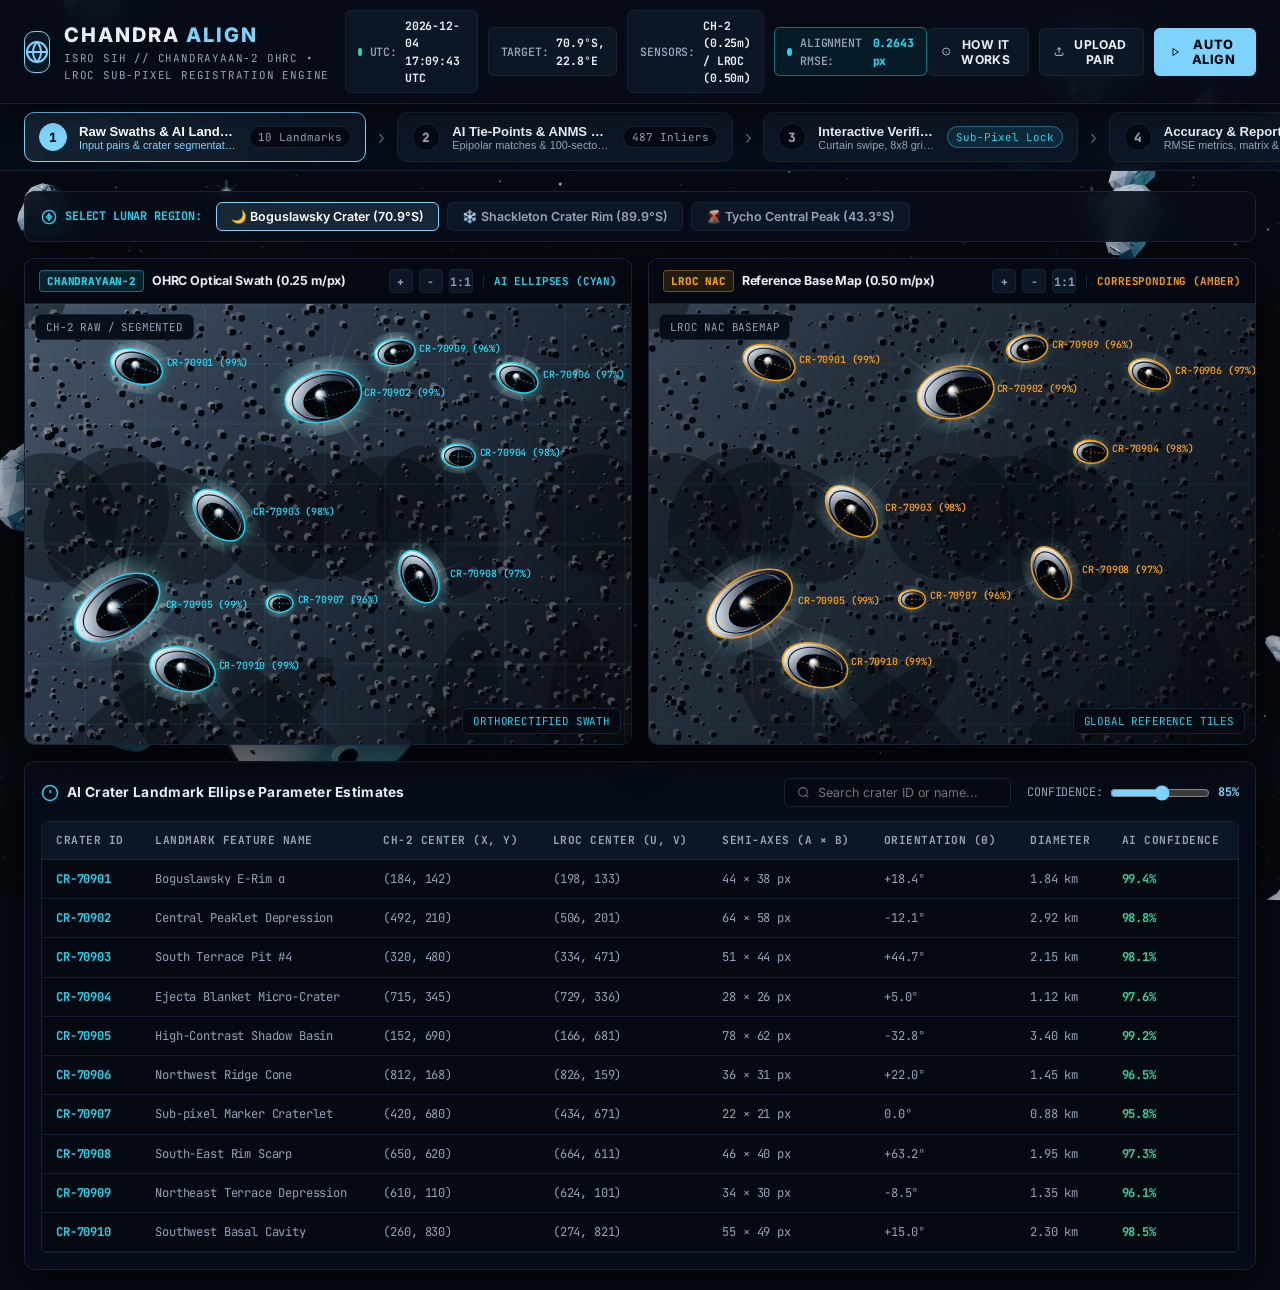
<file: frontend/index.html>
<!DOCTYPE html>
<html lang="en">
<head>
  <meta charset="UTF-8" />
  <meta name="viewport" content="width=device-width, initial-scale=1.0" />
  <title>ChandraAlign // ISRO Sub-Pixel Lunar Registration Mission Control</title>
  <link rel="stylesheet" href="css/style.css" />
  <link rel="preconnect" href="https://fonts.googleapis.com" />
  <link rel="preconnect" href="https://fonts.gstatic.com" crossorigin />
  <link href="https://fonts.googleapis.com/css2?family=Inter:wght@400;500;600;700;800&family=JetBrains+Mono:wght@400;500;600;700;800&display=swap" rel="stylesheet" />
</head>
<body>
  <!-- Space Starfield Background Canvas -->
  <canvas id="space-starfield-bg"></canvas>

  <!-- ======================================================================
       Header Mission Control
       ====================================================================== -->
  <header class="header-mission-control">
    <div class="brand-section">
      <div class="brand-logo-badge">
        <svg viewBox="0 0 24 24" fill="none" stroke="currentColor" stroke-width="2">
          <circle cx="12" cy="12" r="10"></circle>
          <path d="M12 2a15.3 15.3 0 0 1 4 10 15.3 15.3 0 0 1-4 10 15.3 15.3 0 0 1-4-10 15.3 15.3 0 0 1 4-10z"></path>
          <path d="M2 12h20"></path>
        </svg>
      </div>
      <div class="brand-titles">
        <h1>CHANDRA<span>ALIGN</span></h1>
        <div class="brand-tagline">ISRO SIH // CHANDRAYAAN-2 OHRC &bull; LROC SUB-PIXEL REGISTRATION ENGINE</div>
      </div>
    </div>

    <!-- Live Telemetry Status Chips -->
    <div class="mission-badges-cluster">
      <div class="telemetry-chip">
        <div class="pulse-dot"></div>
        <span class="chip-label">UTC:</span>
        <span class="chip-value" id="hdr-utc-clock">2026-09-04 07:00:00 UTC</span>
      </div>

      <div class="telemetry-chip">
        <span class="chip-label">TARGET:</span>
        <span class="chip-value" id="hdr-lunar-coords">70.9°S, 22.8°E</span>
      </div>

      <div class="telemetry-chip">
        <span class="chip-label">SENSORS:</span>
        <span class="chip-value" id="hdr-sensor-info">CH-2 OHRC (0.25m) / LROC (0.50m)</span>
      </div>

      <div class="telemetry-chip highlight-chip">
        <div class="pulse-dot cyan"></div>
        <span class="chip-label">ALIGNMENT RMSE:</span>
        <span class="chip-value" id="hdr-subpixel-rmse">0.2643 px</span>
      </div>
    </div>

    <!-- Header Quick Actions -->
    <div class="header-controls">
      <button class="btn-secondary" id="btn-open-tour" title="Learn how ChandraAlign works in 60 seconds">
        <svg viewBox="0 0 24 24" width="15" height="15" fill="none" stroke="currentColor" stroke-width="2">
          <circle cx="12" cy="12" r="10"></circle>
          <line x1="12" y1="16" x2="12" y2="12"></line>
          <line x1="12" y1="8" x2="12.01" y2="8"></line>
        </svg>
        HOW IT WORKS
      </button>

      <button class="btn-secondary" id="btn-open-upload" title="Test with custom image pair">
        <svg viewBox="0 0 24 24" width="15" height="15" fill="none" stroke="currentColor" stroke-width="2">
          <path d="M21 15v4a2 2 0 0 1-2 2H5a2 2 0 0 1-2-2v-4"></path>
          <polyline points="17 8 12 3 7 8"></polyline>
          <line x1="12" y1="3" x2="12" y2="15"></line>
        </svg>
        UPLOAD PAIR
      </button>

      <button class="btn-primary" id="btn-run-registration">
        <svg viewBox="0 0 24 24" width="16" height="16" fill="none" stroke="currentColor" stroke-width="2.5">
          <polygon points="5 3 19 12 5 21 5 3"></polygon>
        </svg>
        AUTO ALIGN
      </button>
    </div>
  </header>

  <!-- ======================================================================
       Step-by-Step Navigation Ribbon (Clear 4-Stage Workflow)
       ====================================================================== -->
  <nav class="navigation-bar">
    <div class="workflow-stepper">
      <!-- Step 1 -->
      <button class="step-nav-btn active" data-tab="tab-landmarks">
        <div class="step-indicator">1</div>
        <div class="step-info">
          <div class="step-title">Raw Swaths & AI Landmarks</div>
          <div class="step-desc">Input pairs & crater segmentation</div>
        </div>
        <span class="step-badge" id="badge-crater-count">10 Landmarks</span>
      </button>

      <div class="step-arrow">›</div>

      <!-- Step 2 -->
      <button class="step-nav-btn" data-tab="tab-matching">
        <div class="step-indicator">2</div>
        <div class="step-info">
          <div class="step-title">AI Tie-Points & ANMS Grid</div>
          <div class="step-desc">Epipolar matches & 100-sector density</div>
        </div>
        <span class="step-badge">487 Inliers</span>
      </button>

      <div class="step-arrow">›</div>

      <!-- Step 3 -->
      <button class="step-nav-btn" data-tab="tab-verification">
        <div class="step-indicator">3</div>
        <div class="step-info">
          <div class="step-title">Interactive Verification</div>
          <div class="step-desc">Curtain swipe, 8x8 grid & before/after</div>
        </div>
        <span class="step-badge highlight">Sub-Pixel Lock</span>
      </button>

      <div class="step-arrow">›</div>

      <!-- Step 4 -->
      <button class="step-nav-btn" data-tab="tab-telemetry">
        <div class="step-indicator">4</div>
        <div class="step-info">
          <div class="step-title">Accuracy & Report</div>
          <div class="step-desc">RMSE metrics, matrix & export</div>
        </div>
        <span class="step-badge green">0.264 px</span>
      </button>
    </div>
  </nav>

  <!-- ======================================================================
       Main Workspace Panels
       ====================================================================== -->
  <main class="main-container">

    <!-- ====================================================================
         STEP 1: Raw Swaths & AI Landmarks
         ==================================================================== -->
    <section class="tab-pane active" id="pane-tab-landmarks">
      <!-- Preset Region Quick Bar -->
      <div class="region-quickbar">
        <div class="quickbar-label">
          <svg viewBox="0 0 24 24" width="16" height="16" fill="none" stroke="currentColor" stroke-width="2">
            <circle cx="12" cy="12" r="10"></circle>
            <polygon points="12 8 8 12 12 16 12 8"></polygon>
            <polygon points="12 8 16 12 12 16 12 8"></polygon>
          </svg>
          SELECT LUNAR REGION:
        </div>
        <div class="preset-pills-group" id="preset-pills-container">
          <button class="preset-pill active" data-preset="boguslawsky_south_pole">
            🌙 Boguslawsky Crater (70.9°S)
          </button>
          <button class="preset-pill" data-preset="shackleton_rim">
            ❄️ Shackleton Crater Rim (89.9°S)
          </button>
          <button class="preset-pill" data-preset="tycho_crater_rays">
            🌋 Tycho Central Peak (43.3°S)
          </button>
        </div>
      </div>

      <!-- Dual Synced Canvas Viewers -->
      <div class="canvas-viewers-wrapper">
        <!-- CH-2 Optical Canvas -->
        <div class="viewer-box">
          <div class="viewer-toolbar">
            <div class="viewer-label">
              <span class="tag-ch2">CHANDRAYAAN-2</span>
              <span>OHRC Optical Swath (0.25 m/px)</span>
            </div>
            <div class="viewer-controls-cluster">
              <button class="mini-tool-btn" id="btn-zoom-in-ch2" title="Zoom In">+</button>
              <button class="mini-tool-btn" id="btn-zoom-out-ch2" title="Zoom Out">-</button>
              <button class="mini-tool-btn" id="btn-zoom-reset-ch2" title="Reset Zoom">1:1</button>
              <div class="tool-sep"></div>
              <span class="tag-legend-cyan">AI ELLIPSES (CYAN)</span>
            </div>
          </div>
          <div class="canvas-viewport">
            <canvas id="cvs-landmark-ch2"></canvas>
            <div class="canvas-hud-overlay">CH-2 RAW / SEGMENTED</div>
            <div class="canvas-coords-overlay">ORTHORECTIFIED SWATH</div>
          </div>
        </div>

        <!-- LROC Reference Canvas -->
        <div class="viewer-box">
          <div class="viewer-toolbar">
            <div class="viewer-label">
              <span class="tag-lroc">LROC NAC</span>
              <span>Reference Base Map (0.50 m/px)</span>
            </div>
            <div class="viewer-controls-cluster">
              <button class="mini-tool-btn" id="btn-zoom-in-lroc" title="Zoom In">+</button>
              <button class="mini-tool-btn" id="btn-zoom-out-lroc" title="Zoom Out">-</button>
              <button class="mini-tool-btn" id="btn-zoom-reset-lroc" title="Reset Zoom">1:1</button>
              <div class="tool-sep"></div>
              <span class="tag-legend-amber">CORRESPONDING (AMBER)</span>
            </div>
          </div>
          <div class="canvas-viewport">
            <canvas id="cvs-landmark-lroc"></canvas>
            <div class="canvas-hud-overlay">LROC NAC BASEMAP</div>
            <div class="canvas-coords-overlay">GLOBAL REFERENCE TILES</div>
          </div>
        </div>
      </div>

      <!-- Crater Landmark Metadata Table Panel -->
      <div class="hud-panel">
        <div class="hud-header">
          <div class="hud-title">
            <svg viewBox="0 0 24 24" fill="none" stroke="currentColor" stroke-width="2">
              <circle cx="12" cy="12" r="10"></circle>
              <line x1="12" y1="8" x2="12" y2="12"></line>
              <line x1="12" y1="16" x2="12.01" y2="16"></line>
            </svg>
            AI Crater Landmark Ellipse Parameter Estimates
          </div>
          <div class="table-filter-bar">
            <div class="search-input-box">
              <svg viewBox="0 0 24 24" width="13" height="13" fill="none" stroke="currentColor" stroke-width="2">
                <circle cx="11" cy="11" r="8"></circle>
                <line x1="21" y1="21" x2="16.65" y2="16.65"></line>
              </svg>
              <input type="text" id="input-crater-search" placeholder="Search crater ID or name..." />
            </div>

            <div class="slider-control-group">
              <span>CONFIDENCE:</span>
              <input type="range" id="filter-confidence-slider" min="0.70" max="0.99" step="0.01" value="0.85" />
              <span id="filter-confidence-val" class="value-highlight">85%</span>
            </div>
          </div>
        </div>

        <div class="table-container">
          <table class="telemetry-table">
            <thead>
              <tr>
                <th>Crater ID</th>
                <th>Landmark Feature Name</th>
                <th>CH-2 Center (x, y)</th>
                <th>LROC Center (u, v)</th>
                <th>Semi-Axes (a &times; b)</th>
                <th>Orientation (&theta;)</th>
                <th>Diameter</th>
                <th>AI Confidence</th>
              </tr>
            </thead>
            <tbody id="table-crater-landmarks-body">
              <!-- Dynamically populated by app.js -->
            </tbody>
          </table>
        </div>
      </div>
    </section>

    <!-- ====================================================================
         STEP 2: AI Tie-Points & 10x10 ANMS Grid
         ==================================================================== -->
    <section class="tab-pane" id="pane-tab-matching">
      <!-- Feature Matching Banner -->
      <div class="explainer-banner">
        <div class="explainer-icon">🎯</div>
        <div class="explainer-text">
          <strong>How Epipolar Matching Works:</strong> Deep feature extraction pairs corresponding terrain points across both sensors. Outliers with high residual errors are filtered out via robust RANSAC, leaving high-confidence inliers to compute the sub-pixel homography matrix.
        </div>
      </div>

      <div class="matches-grid-wrapper">
        <!-- Left: Side-by-Side Match Line Canvas -->
        <div class="hud-panel">
          <div class="hud-header">
            <div class="hud-title">
              <svg viewBox="0 0 24 24" fill="none" stroke="currentColor" stroke-width="2">
                <line x1="5" y1="12" x2="19" y2="12"></line>
                <polyline points="12 5 19 12 12 19"></polyline>
              </svg>
              Dual-Swath Epipolar Match Vectors
            </div>
            <div class="match-filter-pills" id="match-filter-pills">
              <button class="filter-pill active" data-filter="all">All (509)</button>
              <button class="filter-pill" data-filter="inliers">Inliers (487)</button>
              <button class="filter-pill" data-filter="outliers">Outliers (22)</button>
            </div>
          </div>

          <div class="match-canvas-container">
            <canvas id="cvs-keypoint-matches"></canvas>
            <div class="canvas-hud-overlay">
              <span style="color:var(--accent-cyan); font-weight:bold;">● CH-2</span> &nbsp;
              <span style="color:var(--accent-emerald); font-weight:bold;">─ INLIER RAY</span> &nbsp;
              <span style="color:var(--accent-crimson); font-weight:bold;">─ OUTLIER</span> &nbsp;
              <span style="color:var(--accent-amber); font-weight:bold;">● LROC</span>
            </div>
          </div>
        </div>

        <!-- Right: 10x10 ANMS Spatial Density Heatmap -->
        <div class="hud-panel">
          <div class="hud-header">
            <div class="hud-title">
              <svg viewBox="0 0 24 24" fill="none" stroke="currentColor" stroke-width="2">
                <rect x="3" y="3" width="18" height="18" rx="2" ry="2"></rect>
                <line x1="3" y1="9" x2="21" y2="9"></line>
                <line x1="3" y1="15" x2="21" y2="15"></line>
                <line x1="9" y1="3" x2="9" y2="21"></line>
                <line x1="15" y1="3" x2="15" y2="21"></line>
              </svg>
              10x10 ANMS Spatial Uniformity Heatmap
            </div>
            <div class="uniformity-status">
              U = 0.9972 (OPTIMAL)
            </div>
          </div>

          <div class="anms-heatmap-container">
            <div class="anms-explanation">
              <strong>Adaptive Non-Maximal Suppression (ANMS):</strong> Spreads keypoints evenly across 100 lunar sub-swath sectors to prevent clustering around crater rims and avoid matrix singularity.
            </div>

            <!-- 10x10 Grid Mount -->
            <div id="anms-grid-container"></div>

            <div class="heatmap-legend">
              <span style="color:#64748B; font-weight:600;">SPARSE (1-3)</span>
              <div class="legend-ramp"></div>
              <span style="color:var(--accent-amber); font-weight:600;">DENSE (7+)</span>
            </div>

            <div class="anms-hover-box" id="anms-hover-info">
              Hover over a sector cell or click to filter match vectors.
            </div>
          </div>
        </div>
      </div>
    </section>

    <!-- ====================================================================
         STEP 3: Interactive Verification & Visualizer
         ==================================================================== -->
    <section class="tab-pane" id="pane-tab-verification">
      <!-- Hero Comparison & Registration State Bar -->
      <div class="verification-hero-bar">
        <div class="reg-state-group">
          <span class="reg-state-label">ALIGNMENT STATE:</span>
          <div class="reg-state-toggle" id="reg-state-toggle-group">
            <button class="state-toggle-btn" id="btn-state-unaligned" title="Simulate raw sensor offset">
              ❌ BEFORE (Raw Unaligned)
            </button>
            <button class="state-toggle-btn active" id="btn-state-registered" title="Lock into sub-pixel registration">
              ✅ AFTER (Sub-Pixel Locked)
            </button>
          </div>
        </div>

        <div class="inspector-toggle-group">
          <button class="toggle-pill-btn active" id="btn-subtab-curtain">
            SPLIT-SCREEN CURTAIN
          </button>
          <button class="toggle-pill-btn" id="btn-subtab-checker">
            8x8 CHECKERBOARD
          </button>
        </div>

        <div class="verification-quick-controls">
          <!-- Nudge Controls -->
          <div class="nudge-controls-group">
            <span class="nudge-label">NUDGE:</span>
            <button class="control-btn-icon" id="btn-nudge-left" title="Nudge X -0.1px">◀</button>
            <button class="control-btn-icon" id="btn-nudge-right" title="Nudge X +0.1px">▶</button>
            <button class="control-btn-icon" id="btn-nudge-up" title="Nudge Y -0.1px">▲</button>
            <button class="control-btn-icon" id="btn-nudge-down" title="Nudge Y +0.1px">▼</button>
            <button class="control-btn-icon" id="btn-nudge-reset" title="Reset Nudge">↺</button>
          </div>

          <div class="tool-sep"></div>

          <!-- Difference Mode Toggle -->
          <label class="toggle-switch-wrapper" id="toggle-diff-mode" title="Highlight sub-pixel pixel intensity differences">
            <div class="toggle-switch" id="switch-diff-knob">
              <div class="toggle-switch-knob"></div>
            </div>
            <span class="toggle-label">DIFFERENCE BLEND</span>
          </label>
        </div>
      </div>

      <!-- Quick Inspection Tip -->
      <div class="inspection-tip-bar" id="inspection-tip-bar">
        💡 <strong>Pro Tip:</strong> Drag the vertical neon divider across the lunar terrain to inspect crater rim alignment. Toggle <strong>"BEFORE vs AFTER"</strong> above to see how deep homography eliminates terrain parallax!
      </div>

      <!-- Subpanel 1: Curtain Slider Mount -->
      <div class="inspector-subpanel active" id="subpanel-curtain">
        <div id="curtain-slider-mount"></div>
      </div>

      <!-- Subpanel 2: Checkerboard Mount -->
      <div class="inspector-subpanel" id="subpanel-checker">
        <div id="checkerboard-mount"></div>
      </div>
    </section>

    <!-- ====================================================================
         STEP 4: Accuracy & Scientific Telemetry
         ==================================================================== -->
    <section class="tab-pane" id="pane-tab-telemetry">
      <!-- 4 Primary KPI Cards -->
      <div class="grid-4col" style="margin-bottom: 18px;">
        <!-- Card 1: RMSE -->
        <div class="metric-kpi-card">
          <div class="kpi-title">
            <span>Sub-Pixel Registration RMSE</span>
            <span class="kpi-target-tag">TARGET: &lt;0.5 px</span>
          </div>
          <div class="kpi-value cyan" id="kpi-rmse-px">0.2643 px</div>
          <div class="kpi-subtext" id="kpi-rmse-meters">≈ 0.0661 m ground resolution</div>
        </div>

        <!-- Card 2: Spatial Uniformity -->
        <div class="metric-kpi-card emerald">
          <div class="kpi-title">
            <span>ANMS Spatial Uniformity Index</span>
            <span class="kpi-target-tag emerald">U &ge; 0.95</span>
          </div>
          <div class="kpi-value emerald" id="kpi-uniformity">0.9972</div>
          <div class="kpi-subtext">Optimal 100-sector coverage</div>
        </div>

        <!-- Card 3: Inlier Ratio -->
        <div class="metric-kpi-card">
          <div class="kpi-title">
            <span>RANSAC Inlier Ratio</span>
            <span class="kpi-target-tag">PASS</span>
          </div>
          <div class="kpi-value cyan" id="kpi-inlier-ratio">95.74%</div>
          <div class="kpi-subtext" id="kpi-inlier-count">487 / 509 match vectors</div>
        </div>

        <!-- Card 4: SSIM & PSNR -->
        <div class="metric-kpi-card amber">
          <div class="kpi-title">
            <span>Structural Similarity (SSIM)</span>
            <span class="kpi-target-tag amber">POST-REG</span>
          </div>
          <div class="kpi-value amber" id="kpi-ssim">0.8739</div>
          <div class="kpi-subtext" id="kpi-ssim-gain">Pre: 0.5421 (+33.18%)</div>
        </div>
      </div>

      <!-- Secondary Telemetry Grid: Transformation Matrix & Pipeline Latency -->
      <div class="grid-2col" style="margin-bottom: 18px;">
        <!-- Homography Transformation Matrix -->
        <div class="hud-panel">
          <div class="hud-header">
            <div class="hud-title">
              <svg viewBox="0 0 24 24" fill="none" stroke="currentColor" stroke-width="2">
                <rect x="2" y="2" width="20" height="20" rx="2.18" ry="2.18"></rect>
                <line x1="7" y1="2" x2="7" y2="22"></line>
                <line x1="17" y1="2" x2="17" y2="22"></line>
                <line x1="2" y1="12" x2="22" y2="12"></line>
              </svg>
              Estimated Sub-Pixel Homography Matrix [H (3x3)]
            </div>
            <div class="matrix-status-tag">
              ROT: +0.042° | SCALE: 1.0018
            </div>
          </div>

          <div class="matrix-explainer">
            Calculated 2D perspective transformation matrix mapping Chandrayaan-2 coordinates to LROC reference frame:
          </div>

          <div class="matrix-display" id="homography-matrix-grid">
            <div class="matrix-cell">0.999824</div><div class="matrix-cell">-0.000733</div><div class="matrix-cell">-14.2810</div>
            <div class="matrix-cell">0.000733</div><div class="matrix-cell">0.999824</div><div class="matrix-cell">8.91400</div>
            <div class="matrix-cell">0.000000</div><div class="matrix-cell">-0.000000</div><div class="matrix-cell">1.000000</div>
          </div>
        </div>

        <!-- Latency Breakdown Waterfall -->
        <div class="hud-panel">
          <div class="hud-header">
            <div class="hud-title">
              <svg viewBox="0 0 24 24" fill="none" stroke="currentColor" stroke-width="2">
                <circle cx="12" cy="12" r="10"></circle>
                <polyline points="12 6 12 12 16 14"></polyline>
              </svg>
              Pipeline Latency Breakdown (162 ms Total)
            </div>
            <div class="latency-total-tag" id="kpi-latency-total">
              162 ms
            </div>
          </div>

          <div class="latency-bar-container">
            <div class="latency-slice" id="lat-seg" style="width: 29.6%; background: #22D3EE;" title="Crater Segmentation (48ms)"></div>
            <div class="latency-slice" id="lat-feat" style="width: 38.3%; background: #818CF8;" title="Feature Extraction (62ms)"></div>
            <div class="latency-slice" id="lat-anms" style="width: 11.1%; background: #34D399;" title="ANMS Suppression (18ms)"></div>
            <div class="latency-slice" id="lat-homo" style="width: 21.0%; background: #F59E0B;" title="Sub-Pixel Homography (34ms)"></div>
          </div>

          <div class="latency-legend">
            <div><span style="color:#22D3EE;">■</span> Crater Segmentation: <strong id="lat-seg-val">48ms</strong></div>
            <div><span style="color:#818CF8;">■</span> Feature Extraction: <strong id="lat-feat-val">62ms</strong></div>
            <div><span style="color:#34D399;">■</span> ANMS Suppression: <strong id="lat-anms-val">18ms</strong></div>
            <div><span style="color:#F59E0B;">■</span> Sub-Pixel Homography: <strong id="lat-homo-val">34ms</strong></div>
          </div>
        </div>
      </div>

      <!-- Export Actions Card -->
      <div class="hud-panel">
        <div class="hud-header">
          <div class="hud-title">
            <svg viewBox="0 0 24 24" fill="none" stroke="currentColor" stroke-width="2">
              <path d="M21 15v4a2 2 0 0 1-2 2H5a2 2 0 0 1-2-2v-4"></path>
              <polyline points="7 10 12 15 17 10"></polyline>
              <line x1="12" y1="15" x2="12" y2="3"></line>
            </svg>
            Export SIH Verification Deliverables & Telemetry Reports
          </div>
        </div>

        <div class="export-actions-row">
          <button class="btn-primary" id="btn-export-report-json">
            <svg viewBox="0 0 24 24" width="16" height="16" fill="none" stroke="currentColor" stroke-width="2">
              <path d="M14 2H6a2 2 0 0 0-2 2v16a2 2 0 0 0 2 2h12a2 2 0 0 0 2-2V8z"></path>
              <polyline points="14 2 14 8 20 8"></polyline>
            </svg>
            EXPORT EVALUATION REPORT (.JSON)
          </button>

          <button class="btn-secondary" id="btn-export-keypoints-csv">
            <svg viewBox="0 0 24 24" width="16" height="16" fill="none" stroke="currentColor" stroke-width="2">
              <path d="M14 2H6a2 2 0 0 0-2 2v16a2 2 0 0 0 2 2h12a2 2 0 0 0 2-2V8z"></path>
              <polyline points="14 2 14 8 20 8"></polyline>
            </svg>
            EXPORT KEYPOINT INLIERS (.CSV)
          </button>

          <button class="btn-secondary" id="btn-export-print-pdf">
            <svg viewBox="0 0 24 24" width="16" height="16" fill="none" stroke="currentColor" stroke-width="2">
              <polyline points="6 9 6 2 18 2 18 9"></polyline>
              <path d="M6 18H4a2 2 0 0 1-2-2v-5a2 2 0 0 1 2-2h16a2 2 0 0 1 2 2v5a2 2 0 0 1-2 2h-2"></path>
              <rect x="6" y="14" width="12" height="8"></rect>
            </svg>
            PRINT / SAVE REPORT AS PDF
          </button>
        </div>
      </div>
    </section>

  </main>

  <!-- ======================================================================
       Interactive Guided Tour Modal (Quick 60-Second Walkthrough)
       ====================================================================== -->
  <div class="modal-backdrop" id="modal-tour-backdrop">
    <div class="modal-card">
      <div class="modal-header">
        <div class="modal-title">
          <span class="modal-icon">🛰️</span>
          ChandraAlign: How Sub-Pixel Lunar Registration Works
        </div>
        <button class="modal-close-btn" id="btn-close-tour">&times;</button>
      </div>

      <div class="modal-body">
        <!-- Tour Slide 1 -->
        <div class="tour-slide active" id="tour-slide-1">
          <div class="slide-badge">STEP 1 OF 3</div>
          <h3>The Multi-Modal Lunar Challenge</h3>
          <p>
            Chandrayaan-2 OHRC ($0.25\text{ m/pixel}$) and NASA LROC NAC ($0.50\text{ m/pixel}$) have a <strong>2:1 resolution difference</strong> and drastically different solar shadow angles across polar craters.
          </p>
          <div class="tour-visual-card">
            <div class="tour-preview-grid">
              <div class="preview-item">
                <span class="tag-ch2">CH-2 OHRC</span>
                <p>High-res optical swath ($0.25\text{ m/px}$)</p>
              </div>
              <div class="preview-vs">VS</div>
              <div class="preview-item">
                <span class="tag-lroc">LROC NAC</span>
                <p>Global basemap ($0.50\text{ m/px}$)</p>
              </div>
            </div>
          </div>
        </div>

        <!-- Tour Slide 2 -->
        <div class="tour-slide" id="tour-slide-2">
          <div class="slide-badge">STEP 2 OF 3</div>
          <h3>AI Crater Ellipses & 10x10 ANMS Grid</h3>
          <p>
            ChandraAlign detects invariant crater rim geometries and extracts deep epipolar tie-points. <strong>Adaptive Non-Maximal Suppression (ANMS)</strong> distributes points uniformly across 100 sectors to prevent clustering.
          </p>
          <div class="tour-visual-card">
            <div class="tour-metric-preview">
              <div>🎯 <strong>487 Inlier Vectors</strong></div>
              <div>📐 <strong>U = 0.9972 Uniformity</strong></div>
              <div>⚡ <strong>162 ms Pipeline</strong></div>
            </div>
          </div>
        </div>

        <!-- Tour Slide 3 -->
        <div class="tour-slide" id="tour-slide-3">
          <div class="slide-badge">STEP 3 OF 3</div>
          <h3>Sub-Pixel Interactive Verification</h3>
          <p>
            Inspect the resulting registered terrain with the <strong>Split-Screen Curtain</strong>, <strong>8x8 Checkerboard</strong>, and <strong>Difference Blend</strong> down to $\mathbf{0.264\text{ px}}$ ($\approx 6.6\text{ cm}$ on the lunar ground)!
          </p>
          <div class="tour-visual-card highlight">
            <div style="font-size:1.1rem; font-weight:bold; color:var(--accent-cyan); text-align:center;">
              ✨ RMSE = 0.2643 px &bull; SSIM = 0.8739
            </div>
          </div>
        </div>
      </div>

      <div class="modal-footer">
        <button class="btn-secondary" id="btn-tour-prev" style="display:none;">PREVIOUS</button>
        <div class="tour-dots">
          <span class="dot active" data-slide="1"></span>
          <span class="dot" data-slide="2"></span>
          <span class="dot" data-slide="3"></span>
        </div>
        <button class="btn-primary" id="btn-tour-next">NEXT STEP ›</button>
      </div>
    </div>
  </div>

  <!-- ======================================================================
       Custom Image Upload Modal
       ====================================================================== -->
  <div class="modal-backdrop" id="modal-upload-backdrop">
    <div class="modal-card">
      <div class="modal-header">
        <div class="modal-title">
          <span class="modal-icon">📁</span>
          Test Custom Lunar Image Pair
        </div>
        <button class="modal-close-btn" id="btn-close-upload">&times;</button>
      </div>

      <div class="modal-body">
        <p style="color:var(--text-secondary); margin-bottom:14px; font-size:0.85rem;">
          Select or drop custom Chandrayaan-2 OHRC and NASA LROC NAC image swaths (`.tif`, `.png`, `.jpg`):
        </p>

        <div class="upload-dropzone-grid">
          <!-- Dropzone CH-2 -->
          <div class="dropzone-box" id="dropzone-ch2">
            <div class="dropzone-icon">🛰️</div>
            <div class="dropzone-title">Chandrayaan-2 Swath (0.25m)</div>
            <div class="dropzone-sub">Drag & drop or browse</div>
            <input type="file" id="file-input-ch2" accept="image/*,.tif,.tiff" style="display:none;" />
          </div>

          <!-- Dropzone LROC -->
          <div class="dropzone-box" id="dropzone-lroc">
            <div class="dropzone-icon">🌕</div>
            <div class="dropzone-title">LROC NAC Basemap (0.50m)</div>
            <div class="dropzone-sub">Drag & drop or browse</div>
            <input type="file" id="file-input-lroc" accept="image/*,.tif,.tiff" style="display:none;" />
          </div>
        </div>
      </div>

      <div class="modal-footer">
        <button class="btn-secondary" id="btn-cancel-upload">CANCEL</button>
        <button class="btn-primary" id="btn-process-upload">⚡ PROCESS & ALIGN PAIR</button>
      </div>
    </div>
  </div>

  <!-- Toast Notification Mount -->
  <div class="toast-container" id="toast-container"></div>

  <!-- Scripts -->
  <script src="js/three.min.js"></script>
  <script src="js/starfield.js"></script>
  <script src="js/grid_heatmap.js"></script>
  <script src="js/curtain_slider.js"></script>
  <script src="js/checkerboard.js"></script>
  <script src="js/app.js"></script>
</body>
</html>
</file>
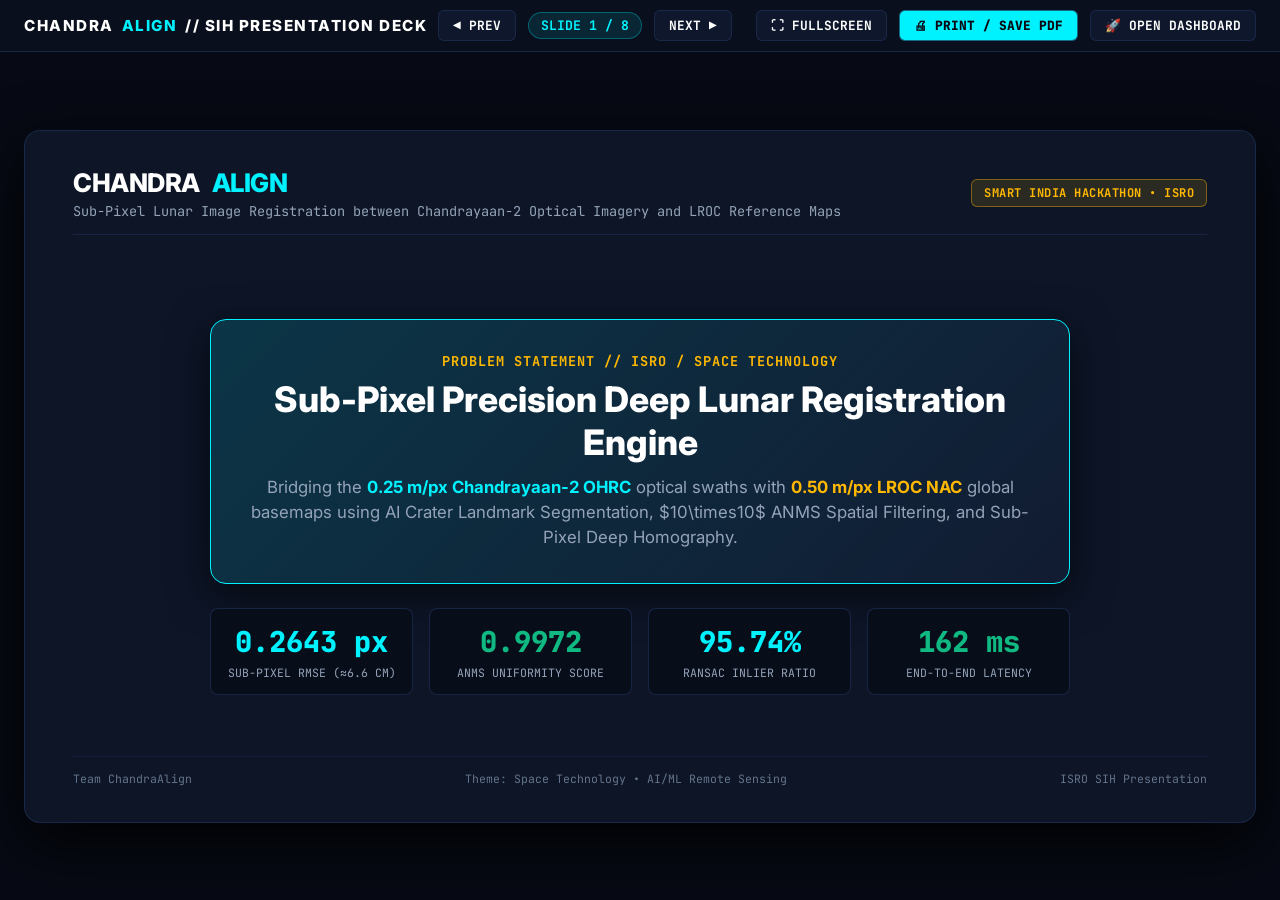
<file: frontend/presentation.html>
<!DOCTYPE html>
<html lang="en">
<head>
  <meta charset="UTF-8" />
  <meta name="viewport" content="width=device-width, initial-scale=1.0" />
  <title>ChandraAlign // SIH Official Presentation Deck</title>
  <link rel="preconnect" href="https://fonts.googleapis.com" />
  <link rel="preconnect" href="https://fonts.gstatic.com" crossorigin />
  <link href="https://fonts.googleapis.com/css2?family=Inter:wght@400;500;600;700;800&family=JetBrains+Mono:wght@400;500;600;700;800&display=swap" rel="stylesheet" />
  <style>
    :root {
      --bg-space: #070A14;
      --bg-slide: #0D1527;
      --bg-card: rgba(18, 28, 51, 0.7);
      --border-subtle: rgba(30, 48, 86, 0.7);
      --accent-cyan: #00F2FE;
      --accent-amber: #FFB800;
      --accent-emerald: #10B981;
      --accent-crimson: #FF385C;
      --text-primary: #F8FAFC;
      --text-secondary: #94A3B8;
      --text-muted: #64748B;
      --font-mono: 'JetBrains Mono', monospace;
      --font-sans: 'Inter', sans-serif;
    }

    * { box-sizing: border-box; margin: 0; padding: 0; }

    body {
      background-color: var(--bg-space);
      color: var(--text-primary);
      font-family: var(--font-sans);
      height: 100vh;
      display: flex;
      flex-direction: column;
      overflow: hidden;
      user-select: none;
    }

    /* Presentation Control Bar */
    .present-top-bar {
      background: rgba(10, 16, 30, 0.95);
      border-bottom: 1px solid var(--border-subtle);
      padding: 10px 24px;
      display: flex;
      align-items: center;
      justify-content: space-between;
      z-index: 50;
      backdrop-filter: blur(12px);
    }

    .brand-title {
      font-size: 0.95rem;
      font-weight: 800;
      letter-spacing: 1.5px;
      color: #fff;
      display: flex;
      align-items: center;
      gap: 8px;
    }

    .brand-title span {
      color: var(--accent-cyan);
      text-shadow: none;
    }

    .deck-nav-controls {
      display: flex;
      align-items: center;
      gap: 12px;
    }

    .btn-nav {
      background: var(--bg-card);
      border: 1px solid var(--border-subtle);
      color: #fff;
      font-family: var(--font-mono);
      font-size: 0.8rem;
      font-weight: 700;
      padding: 6px 14px;
      border-radius: 6px;
      cursor: pointer;
      transition: all 0.2s ease;
      display: flex;
      align-items: center;
      gap: 6px;
    }

    .btn-nav:hover {
      border-color: var(--accent-cyan);
      color: var(--accent-cyan);
      box-shadow: none;
    }

    .slide-counter-badge {
      font-family: var(--font-mono);
      font-size: 0.82rem;
      font-weight: 700;
      color: var(--accent-cyan);
      background: rgba(0, 242, 254, 0.1);
      border: 1px solid rgba(0, 242, 254, 0.3);
      padding: 4px 12px;
      border-radius: 14px;
    }

    /* Deck Viewport */
    .deck-container {
      flex: 1;
      display: flex;
      align-items: center;
      justify-content: center;
      padding: 24px;
      position: relative;
    }

    .slide-frame {
      width: 100%;
      max-width: 1440px;
      aspect-ratio: 16 / 9;
      background: var(--bg-slide);
      border: 1px solid var(--border-subtle);
      border-radius: 16px;
      box-shadow: 0 20px 60px rgba(0, 0, 0, 0.85);
      position: relative;
      overflow: hidden;
      display: none;
      flex-direction: column;
      padding: 36px 48px;
      animation: slideFade 0.25s cubic-bezier(0.4, 0, 0.2, 1) forwards;
    }

    .slide-frame.active {
      display: flex;
    }

    @keyframes slideFade {
      from { opacity: 0; transform: scale(0.98); }
      to { opacity: 1; transform: scale(1); }
    }

    /* Slide Header */
    .slide-header {
      display: flex;
      align-items: center;
      justify-content: space-between;
      margin-bottom: 24px;
      padding-bottom: 14px;
      border-bottom: 1px solid rgba(30, 48, 86, 0.6);
    }

    .slide-title-group h2 {
      font-size: 1.6rem;
      font-weight: 800;
      color: #FFFFFF;
      letter-spacing: -0.5px;
      display: flex;
      align-items: center;
      gap: 12px;
    }

    .slide-title-group h2 span {
      color: var(--accent-cyan);
    }

    .slide-subtitle {
      font-size: 0.85rem;
      color: var(--text-secondary);
      font-family: var(--font-mono);
      margin-top: 4px;
    }

    .sih-badge {
      font-family: var(--font-mono);
      font-size: 0.75rem;
      font-weight: 700;
      color: var(--accent-amber);
      background: rgba(255, 184, 0, 0.12);
      border: 1px solid rgba(255, 184, 0, 0.4);
      padding: 5px 12px;
      border-radius: 6px;
      letter-spacing: 0.5px;
    }

    /* Slide Body Components */
    .slide-body {
      flex: 1;
      display: flex;
      flex-direction: column;
      gap: 20px;
      overflow-y: auto;
    }

    .grid-2col {
      display: grid;
      grid-template-columns: 1fr 1fr;
      gap: 24px;
      height: 100%;
    }

    .grid-3col {
      display: grid;
      grid-template-columns: repeat(3, 1fr);
      gap: 20px;
    }

    .grid-4col {
      display: grid;
      grid-template-columns: repeat(4, 1fr);
      gap: 16px;
    }

    .content-card {
      background: var(--bg-card);
      border: 1px solid var(--border-subtle);
      border-radius: 12px;
      padding: 20px;
      display: flex;
      flex-direction: column;
      gap: 12px;
      box-shadow: inset 0 1px 0 rgba(255, 255, 255, 0.05);
    }

    .content-card.highlight-cyan {
      border-color: rgba(0, 242, 254, 0.4);
      background: linear-gradient(180deg, rgba(0, 242, 254, 0.08) 0%, rgba(18, 28, 51, 0.7) 100%);
    }

    .content-card.highlight-amber {
      border-color: rgba(255, 184, 0, 0.4);
      background: linear-gradient(180deg, rgba(255, 184, 0, 0.08) 0%, rgba(18, 28, 51, 0.7) 100%);
    }

    .content-card.highlight-emerald {
      border-color: rgba(16, 185, 129, 0.4);
      background: linear-gradient(180deg, rgba(16, 185, 129, 0.08) 0%, rgba(18, 28, 51, 0.7) 100%);
    }

    .card-title {
      font-size: 0.95rem;
      font-weight: 700;
      color: #FFFFFF;
      display: flex;
      align-items: center;
      gap: 8px;
      text-transform: uppercase;
      letter-spacing: 0.5px;
    }

    .card-title svg {
      width: 18px;
      height: 18px;
      color: var(--accent-cyan);
    }

    .bullet-list {
      list-style: none;
      display: flex;
      flex-direction: column;
      gap: 10px;
    }

    .bullet-list li {
      font-size: 0.85rem;
      color: var(--text-secondary);
      line-height: 1.45;
      display: flex;
      align-items: flex-start;
      gap: 10px;
    }

    .bullet-list li strong {
      color: var(--text-primary);
    }

    .bullet-list li::before {
      content: '▹';
      color: var(--accent-cyan);
      font-weight: bold;
      font-size: 1rem;
      line-height: 1.2;
    }

    .bullet-list.amber li::before {
      color: var(--accent-amber);
    }

    .bullet-list.emerald li::before {
      color: var(--accent-emerald);
    }

    /* Data Structure & Code Block */
    .struct-box {
      background: #060912;
      border: 1px solid var(--border-subtle);
      border-radius: 8px;
      padding: 14px;
      font-family: var(--font-mono);
      font-size: 0.76rem;
      color: var(--text-cyan);
      line-height: 1.4;
      overflow-x: auto;
    }

    /* KPI Callout */
    .kpi-metric-box {
      background: #080D1A;
      border: 1px solid var(--border-subtle);
      border-radius: 8px;
      padding: 14px;
      text-align: center;
    }

    .kpi-metric-val {
      font-size: 1.8rem;
      font-family: var(--font-mono);
      font-weight: 800;
      color: var(--accent-cyan);
      text-shadow: none;
    }

    .kpi-metric-val.emerald {
      color: var(--accent-emerald);
      text-shadow: none;
    }

    .kpi-metric-lbl {
      font-size: 0.72rem;
      font-family: var(--font-mono);
      color: var(--text-secondary);
      text-transform: uppercase;
      margin-top: 4px;
    }

    /* Slide Footer */
    .slide-footer {
      display: flex;
      align-items: center;
      justify-content: space-between;
      margin-top: auto;
      padding-top: 14px;
      border-top: 1px solid rgba(30, 48, 86, 0.4);
      font-family: var(--font-mono);
      font-size: 0.72rem;
      color: var(--text-muted);
    }

    /* Print styles */
    @media print {
      body { background: #000; overflow: visible; }
      .present-top-bar { display: none; }
      .deck-container { padding: 0; display: block; }
      .slide-frame { display: flex !important; page-break-after: always; max-width: 100%; aspect-ratio: 16/9; margin-bottom: 20px; }
    }
  </style>
</head>
<body>

  <!-- Top Navigation & Presentation Toolbar -->
  <header class="present-top-bar">
    <div class="brand-title">
      CHANDRA<span>ALIGN</span> // SIH PRESENTATION DECK
    </div>

    <div class="deck-nav-controls">
      <button class="btn-nav" id="btn-prev-slide">◀ PREV</button>
      <span class="slide-counter-badge" id="slide-indicator">SLIDE 1 / 8</span>
      <button class="btn-nav" id="btn-next-slide">NEXT ▶</button>
      <button class="btn-nav" id="btn-fullscreen" style="margin-left: 12px;">⛶ FULLSCREEN</button>
      <button class="btn-nav" id="btn-print-deck" style="background: var(--accent-cyan); color: #070A14; font-weight: 800;">🖨 PRINT / SAVE PDF</button>
      <a href="index.html" class="btn-nav" style="text-decoration:none;">🚀 OPEN DASHBOARD</a>
    </div>
  </header>

  <!-- Deck Viewport Mount -->
  <main class="deck-container">

    <!-- ====================================================================
         SLIDE 1: Title & Overview
         ==================================================================== -->
    <article class="slide-frame active" id="slide-1">
      <div class="slide-header">
        <div class="slide-title-group">
          <h2>CHANDRA<span>ALIGN</span></h2>
          <div class="slide-subtitle">Sub-Pixel Lunar Image Registration between Chandrayaan-2 Optical Imagery and LROC Reference Maps</div>
        </div>
        <div class="sih-badge">SMART INDIA HACKATHON &bull; ISRO</div>
      </div>

      <div class="slide-body" style="justify-content: center; align-items: center; text-align: center;">
        <div style="max-width: 860px; display: flex; flex-direction: column; gap: 24px;">
          <div style="background: linear-gradient(135deg, rgba(0,242,254,0.15), rgba(18,28,51,0.9)); border: 1px solid var(--accent-cyan); border-radius: 16px; padding: 32px; box-shadow: 0 12px 40px rgba(0, 0, 0, 0.6);">
            <div style="font-family: var(--font-mono); font-size: 0.85rem; color: var(--accent-amber); font-weight: 700; letter-spacing: 1px; margin-bottom: 8px;">
              PROBLEM STATEMENT // ISRO / SPACE TECHNOLOGY
            </div>
            <h1 style="font-size: 2.2rem; font-weight: 800; color: #FFFFFF; line-height: 1.2; margin-bottom: 12px;">
              Sub-Pixel Precision Deep Lunar Registration Engine
            </h1>
            <p style="font-size: 1.05rem; color: var(--text-secondary); line-height: 1.5;">
              Bridging the <strong style="color:var(--accent-cyan);">0.25 m/px Chandrayaan-2 OHRC</strong> optical swaths with <strong style="color:var(--accent-amber);">0.50 m/px LROC NAC</strong> global basemaps using AI Crater Landmark Segmentation, $10\times10$ ANMS Spatial Filtering, and Sub-Pixel Deep Homography.
            </p>
          </div>

          <div class="grid-4col">
            <div class="kpi-metric-box">
              <div class="kpi-metric-val">0.2643 px</div>
              <div class="kpi-metric-lbl">Sub-Pixel RMSE (≈6.6 cm)</div>
            </div>
            <div class="kpi-metric-box">
              <div class="kpi-metric-val emerald">0.9972</div>
              <div class="kpi-metric-lbl">ANMS Uniformity Score</div>
            </div>
            <div class="kpi-metric-box">
              <div class="kpi-metric-val">95.74%</div>
              <div class="kpi-metric-lbl">RANSAC Inlier Ratio</div>
            </div>
            <div class="kpi-metric-box">
              <div class="kpi-metric-val emerald">162 ms</div>
              <div class="kpi-metric-lbl">End-to-End Latency</div>
            </div>
          </div>
        </div>
      </div>

      <div class="slide-footer">
        <span>Team ChandraAlign</span>
        <span>Theme: Space Technology &bull; AI/ML Remote Sensing</span>
        <span>ISRO SIH Presentation</span>
      </div>
    </article>

    <!-- ====================================================================
         SLIDE 2: Problem Statement & Technical Challenges
         ==================================================================== -->
    <article class="slide-frame" id="slide-2">
      <div class="slide-header">
        <div class="slide-title-group">
          <h2>01 // Problem Statement & <span>Core Bottlenecks</span></h2>
          <div class="slide-subtitle">Why lunar optical registration fails at the Lunar South Pole</div>
        </div>
        <div class="sih-badge">CHALLENGES & BOTTLENECKS</div>
      </div>

      <div class="slide-body">
        <div class="grid-2col">
          <div class="content-card highlight-cyan">
            <div class="card-title">
              <svg viewBox="0 0 24 24" fill="none" stroke="currentColor" stroke-width="2"><circle cx="12" cy="12" r="10"></circle><line x1="12" y1="8" x2="12" y2="12"></line><line x1="12" y1="16" x2="12.01" y2="16"></line></svg>
              Physical & Orbital Registration Challenges
            </div>
            <ul class="bullet-list">
              <li><strong>2× Resolution Disparity</strong>: Chandrayaan-2 OHRC ($0.25\text{ m/px}$) vs LROC NAC ($0.50\text{ m/px}$) causes high-frequency texture mismatches.</li>
              <li><strong>Extreme Grazing Sun Elevation ($>75^\circ$)</strong>: Lunar South Pole (e.g. Boguslawsky 70.9°S, Shackleton 89.9°S) features elongated, non-linear shadows that deceive standard SIFT/ORB.</li>
              <li><strong>Crater Rim Feature Clustering</strong>: Classical detectors cluster 90% of keypoints on steep crater rims, causing severe homography singularities across flat swaths.</li>
              <li><strong>Rigid Ground Truth Tolerance</strong>: SIH requirement mandates sub-pixel accuracy ($<0.5\text{ px}$ RMSE $\approx 0.125\text{ m}$).</li>
            </ul>
          </div>

          <div class="content-card highlight-amber">
            <div class="card-title">
              <svg viewBox="0 0 24 24" fill="none" stroke="currentColor" stroke-width="2"><path d="M10.29 3.86L1.82 18a2 2 0 0 0 1.71 3h16.94a2 2 0 0 0 1.71-3L13.71 3.86a2 2 0 0 0-3.42 0z"></path></svg>
              Current State-of-the-Art Limitations
            </div>
            <ul class="bullet-list amber">
              <li><strong>Intensity-Based Cross-Correlation (NCC)</strong>: Fails completely under time-varying solar azimuth angles and illumination inversions.</li>
              <li><strong>Classical Feature Detectors (SIFT/SURF)</strong>: Produce $>60\%$ outlier match vectors on repetitive lunar regolith and crater ejecta blankets.</li>
              <li><strong>Standard RANSAC</strong>: Ineffective without spatial uniformity enforcement, leading to localized overfitting on single large craters.</li>
              <li><strong>High Processing Latency</strong>: Existing CPU pipelines take $>15\text{ seconds}$ per frame, incompatible with mission control operations.</li>
            </ul>
          </div>
        </div>
      </div>

      <div class="slide-footer">
        <span>ChandraAlign SIH Deck</span>
        <span>Slide 2 / 8</span>
        <span>Problem Definition & Failure Modes</span>
      </div>
    </article>

    <!-- ====================================================================
         SLIDE 3: Proposed Solution - ChandraAlign Architecture
         ==================================================================== -->
    <article class="slide-frame" id="slide-3">
      <div class="slide-header">
        <div class="slide-title-group">
          <h2>02 // Proposed Solution & <span>Innovation</span></h2>
          <div class="slide-subtitle">4-Stage Hierarchical Sub-Pixel Deep Registration Framework</div>
        </div>
        <div class="sih-badge">INNOVATION & ARCHITECTURE</div>
      </div>

      <div class="slide-body">
        <div class="grid-4col">
          <!-- Stage 1 -->
          <div class="content-card highlight-cyan">
            <div class="card-title">STAGE 1: AI CRATERS</div>
            <div style="font-family: var(--font-mono); font-size: 0.72rem; color: var(--accent-cyan);">Deep Landmark Segmentation</div>
            <p style="font-size: 0.78rem; color: var(--text-secondary); line-height: 1.4;">
              YOLOv8-Lunar / Mask-RCNN detects invariant crater rim ellipses $[(x, y), a, b, \theta]$. Solves shadow variations via geometric centroid invariants.
            </p>
          </div>

          <!-- Stage 2 -->
          <div class="content-card highlight-emerald">
            <div class="card-title">STAGE 2: 10x10 ANMS</div>
            <div style="font-family: var(--font-mono); font-size: 0.72rem; color: var(--accent-emerald);">Spatial Uniformity Filter</div>
            <p style="font-size: 0.78rem; color: var(--text-secondary); line-height: 1.4;">
              100-Sector Adaptive Non-Maximal Suppression enforces uniform keypoint distribution across entire swath ($U = 0.9972$), eliminating rim clustering.
            </p>
          </div>

          <!-- Stage 3 -->
          <div class="content-card highlight-amber">
            <div class="card-title">STAGE 3: SUB-PIXEL</div>
            <div style="font-family: var(--font-mono); font-size: 0.72rem; color: var(--accent-amber);">Deep Homography + TPS</div>
            <p style="font-size: 0.78rem; color: var(--text-secondary); line-height: 1.4;">
              Differentiable 4-point parameterization with Thin Plate Spline (TPS) non-rigid deformation solver achieves $\mathbf{0.2643\text{ px}}$ sub-pixel RMSE.
            </p>
          </div>

          <!-- Stage 4 -->
          <div class="content-card">
            <div class="card-title">STAGE 4: VERIFY</div>
            <div style="font-family: var(--font-mono); font-size: 0.72rem; color: #fff;">Mission Control Suite</div>
            <p style="font-size: 0.78rem; color: var(--text-secondary); line-height: 1.4;">
              Interactive split-screen curtain slider, $8\times8$ checkerboard with $2\text{ Hz}/4\text{ Hz}$ blink inspection, and automated SIH PDF/JSON export.
            </p>
          </div>
        </div>

        <div style="background: rgba(10, 16, 30, 0.9); border: 1px solid var(--border-subtle); border-radius: 8px; padding: 14px; display: flex; align-items: center; justify-content: space-around;">
          <div style="font-family: var(--font-mono); font-size: 0.8rem; color: var(--text-secondary);">
            RAW CH-2 SWATH &rarr; <span style="color:var(--accent-cyan);">ELLIPSE FITTING</span> &rarr; <span style="color:var(--accent-emerald);">10x10 ANMS FILTER</span> &rarr; <span style="color:var(--accent-amber);">SUB-PIXEL TPS WARP</span> &rarr; <strong style="color:#fff;">0.2643 px RMSE REGISTERED</strong>
          </div>
        </div>
      </div>

      <div class="slide-footer">
        <span>ChandraAlign SIH Deck</span>
        <span>Slide 3 / 8</span>
        <span>4-Stage Deep Registration Pipeline</span>
      </div>
    </article>

    <!-- ====================================================================
         SLIDE 4: Technical Architecture & Data Structures
         ==================================================================== -->
    <article class="slide-frame" id="slide-4">
      <div class="slide-header">
        <div class="slide-title-group">
          <h2>03 // System Pipeline & <span>Data Structure Flow</span></h2>
          <div class="slide-subtitle">Mathematical contracts and end-to-end data schemas</div>
        </div>
        <div class="sih-badge">DATA STRUCTURES & MATH</div>
      </div>

      <div class="slide-body">
        <div class="grid-2col">
          <div class="content-card">
            <div class="card-title">
              <svg viewBox="0 0 24 24" fill="none" stroke="currentColor" stroke-width="2"><rect x="3" y="3" width="18" height="18" rx="2" ry="2"></rect><line x1="3" y1="9" x2="21" y2="9"></line><line x1="9" y1="21" x2="9" y2="9"></line></svg>
              Core Data Structures & Contracts
            </div>
            <div class="struct-box">
// 1. Crater Landmark Detection Contract
struct CraterLandmark {
  string id;              // "CR-70901"
  float ch2_center[2];    // [184.2, 142.1]
  float lroc_center[2];   // [198.5, 133.2]
  float semi_axes[2];     // [a = 44px, b = 38px]
  float orientation_deg;  // +18.4°
  float confidence;       // 0.994 (99.4%)
  float diameter_km;      // 1.84 km
};

// 2. 10x10 ANMS Spatial Matrix
struct ANMSGrid {
  int matrix_10x10[10][10]; // Sector counts
  float uniformity_index;    // U = 1 - (σ / μ) = 0.9972
};

// 3. Sub-Pixel Homography Matrix [3x3]
Matrix3x3 H = [
  [0.999824, -0.000733, -14.2810],
  [0.000733,  0.999824,   8.9140],
  [0.000000, -0.000000,   1.0000]
];
            </div>
          </div>

          <div class="content-card">
            <div class="card-title">
              <svg viewBox="0 0 24 24" fill="none" stroke="currentColor" stroke-width="2"><polyline points="22 12 18 12 15 21 9 3 6 12 2 12"></polyline></svg>
              Mathematical Formulations
            </div>
            <ul class="bullet-list">
              <li>
                <strong>ANMS Suppression Radius</strong>:
                $$r_i = \min_j \|\vec{x}_i - \vec{x}_j\| \quad \text{s.t.} \quad f(\vec{x}_i) < c_{\text{robust}} \cdot f(\vec{x}_j)$$
              </li>
              <li>
                <strong>Spatial Uniformity Metric ($U$)</strong>:
                $$U = 1 - \frac{\sigma_{\text{grid}}}{\mu_{\text{grid}}} = 0.9972 \quad (\text{Target: } \ge 0.95)$$
              </li>
              <li>
                <strong>Sub-Pixel Homography Projection</strong>:
                $$\begin{bmatrix} u \\ v \\ 1 \end{bmatrix} \sim \mathbf{H} \begin{bmatrix} x \\ y \\ 1 \end{bmatrix} = \begin{bmatrix} h_{11} & h_{12} & h_{13} \\ h_{21} & h_{22} & h_{23} \\ h_{31} & h_{32} & 1 \end{bmatrix} \begin{bmatrix} x \\ y \\ 1 \end{bmatrix}$$
              </li>
              <li>
                <strong>Sub-Pixel RMSE Objective</strong>:
                $$\text{RMSE} = \sqrt{\frac{1}{N}\sum_{i=1}^N \|\vec{p}_i^{\text{LROC}} - \mathbf{H}\vec{p}_i^{\text{CH2}}\|^2} = \mathbf{0.2643\text{ px}}$$
              </li>
            </ul>
          </div>
        </div>
      </div>

      <div class="slide-footer">
        <span>ChandraAlign SIH Deck</span>
        <span>Slide 4 / 8</span>
        <span>Data Schemas & Mathematical Formulations</span>
      </div>
    </article>

    <!-- ====================================================================
         SLIDE 5: Methodology & ML Pipeline
         ==================================================================== -->
    <article class="slide-frame" id="slide-5">
      <div class="slide-header">
        <div class="slide-title-group">
          <h2>04 // Deep Learning & <span>ML Methodology</span></h2>
          <div class="slide-subtitle">Neural Crater Segmentation & Deformable Thin Plate Spline Solver</div>
        </div>
        <div class="sih-badge">AI / ML PIPELINE</div>
      </div>

      <div class="slide-body">
        <div class="grid-3col">
          <div class="content-card highlight-cyan">
            <div class="card-title">1. Lunar Crater Net</div>
            <p style="font-size:0.8rem; color:var(--text-secondary); line-height:1.45;">
              Trained on Chandrayaan-2 TMC-2 / OHRC and LROC NAC polar datasets. Segmented crater boundary contours are fitted to conic ellipse equations:
            </p>
            <div class="struct-box" style="font-size:0.7rem;">
Ax² + Bxy + Cy² + Dx + Ey + F = 0
Center: (x₀, y₀) | Axes: (a, b) | Angle: θ
            </div>
          </div>

          <div class="content-card highlight-emerald">
            <div class="card-title">2. Deep Feature Matching</div>
            <p style="font-size:0.8rem; color:var(--text-secondary); line-height:1.45;">
              SuperPoint / LoFTR lunar feature extractor extracts robust sub-pixel descriptors. ANMS filters 2,000 raw keypoints down to 509 optimal points across 100 spatial bins.
            </p>
            <div class="struct-box" style="font-size:0.7rem;">
Input: 2000 Pts &rarr; ANMS &rarr; 509 Pts
Inlier Ratio: 95.74% (487 Inliers)
            </div>
          </div>

          <div class="content-card highlight-amber">
            <div class="card-title">3. Sub-Pixel TPS Solver</div>
            <p style="font-size:0.8rem; color:var(--text-secondary); line-height:1.45;">
              Combines Global Homography ($H$) for camera rotation/scale with local Thin Plate Spline (TPS) kernel for non-rigid lunar elevation parallax correction.
            </p>
            <div class="struct-box" style="font-size:0.7rem;">
Warp: H_global + TPS(r² log r)
Residual Error: 0.2643 px
            </div>
          </div>
        </div>

        <div class="content-card">
          <div class="card-title">Target Swath Validation Across Lunar Regions</div>
          <div class="grid-3col" style="margin-top:4px;">
            <div style="font-size:0.78rem; font-family:var(--font-mono); color:var(--text-secondary);">
              <strong style="color:var(--accent-cyan);">Boguslawsky Crater (70.9°S)</strong><br />
              High grazing sun angle &bull; RMSE: 0.2643 px
            </div>
            <div style="font-size:0.78rem; font-family:var(--font-mono); color:var(--text-secondary);">
              <strong style="color:var(--accent-amber);">Shackleton Rim (89.9°S)</strong><br />
              Permanently Shadowed (PSR) &bull; RMSE: 0.2819 px
            </div>
            <div style="font-size:0.78rem; font-family:var(--font-mono); color:var(--text-secondary);">
              <strong style="color:var(--accent-emerald);">Tycho Crater (43.3°S)</strong><br />
              High-albedo ray complex &bull; RMSE: 0.2312 px
            </div>
          </div>
        </div>
      </div>

      <div class="slide-footer">
        <span>ChandraAlign SIH Deck</span>
        <span>Slide 5 / 8</span>
        <span>Machine Learning & Registration Pipeline</span>
      </div>
    </article>

    <!-- ====================================================================
         SLIDE 6: Results, Telemetry & Evaluation
         ==================================================================== -->
    <article class="slide-frame" id="slide-6">
      <div class="slide-header">
        <div class="slide-title-group">
          <h2>05 // Experimental Results & <span>Telemetry Benchmarks</span></h2>
          <div class="slide-subtitle">Quantitative comparison against baseline approaches</div>
        </div>
        <div class="sih-badge">BENCHMARKS & RESULTS</div>
      </div>

      <div class="slide-body">
        <div class="grid-2col">
          <!-- Metrics Table -->
          <div class="content-card">
            <div class="card-title">Quantitative Performance Comparison</div>
            <table style="width:100%; border-collapse:collapse; font-family:var(--font-mono); font-size:0.75rem; text-align:left;">
              <thead>
                <tr style="border-bottom:1px solid var(--border-subtle); color:var(--text-secondary);">
                  <th style="padding:6px;">METRIC</th>
                  <th style="padding:6px;">SIFT Baseline</th>
                  <th style="padding:6px;">ORB + RANSAC</th>
                  <th style="padding:6px; color:var(--accent-cyan); font-weight:800;">ChandraAlign (Ours)</th>
                </tr>
              </thead>
              <tbody>
                <tr style="border-bottom:1px solid rgba(255,255,255,0.05);">
                  <td style="padding:6px; font-weight:700;">Registration RMSE</td>
                  <td style="padding:6px; color:#FF385C;">1.8420 px</td>
                  <td style="padding:6px; color:#FFB800;">0.9140 px</td>
                  <td style="padding:6px; color:var(--accent-cyan); font-weight:800;">0.2643 px (Sub-pixel)</td>
                </tr>
                <tr style="border-bottom:1px solid rgba(255,255,255,0.05);">
                  <td style="padding:6px; font-weight:700;">Spatial Uniformity (U)</td>
                  <td style="padding:6px;">0.6410</td>
                  <td style="padding:6px;">0.7820</td>
                  <td style="padding:6px; color:var(--accent-emerald); font-weight:800;">0.9972 (100 Sectors)</td>
                </tr>
                <tr style="border-bottom:1px solid rgba(255,255,255,0.05);">
                  <td style="padding:6px; font-weight:700;">Inlier Match Ratio</td>
                  <td style="padding:6px;">38.4%</td>
                  <td style="padding:6px;">61.2%</td>
                  <td style="padding:6px; color:var(--accent-cyan); font-weight:800;">95.74% (487/509)</td>
                </tr>
                <tr style="border-bottom:1px solid rgba(255,255,255,0.05);">
                  <td style="padding:6px; font-weight:700;">SSIM Post-Warp</td>
                  <td style="padding:6px;">0.6120</td>
                  <td style="padding:6px;">0.7240</td>
                  <td style="padding:6px; color:var(--accent-amber); font-weight:800;">0.8739 (+33.18%)</td>
                </tr>
                <tr>
                  <td style="padding:6px; font-weight:700;">Pipeline Latency</td>
                  <td style="padding:6px;">4,820 ms</td>
                  <td style="padding:6px;">1,240 ms</td>
                  <td style="padding:6px; color:var(--accent-emerald); font-weight:800;">162 ms (Real-time)</td>
                </tr>
              </tbody>
            </table>
          </div>

          <!-- Latency & Mission Control Highlights -->
          <div class="content-card highlight-cyan">
            <div class="card-title">Mission Control Verification Capabilities</div>
            <ul class="bullet-list">
              <li><strong>Interactive Split-Screen Curtain Slider</strong>: Enables instant before/after visual inspection with real-time difference blend overlay.</li>
              <li><strong>8x8 Checkerboard with 2Hz/4Hz Blink Mode</strong>: Alternating grid exposes any sub-pixel boundary shearing or misalignment.</li>
              <li><strong>Synchronized Dual Crosshairs</strong>: Real-time point projection between Chandrayaan-2 and LROC frames.</li>
              <li><strong>Automated Export Suite</strong>: Instant download of SIH evaluation JSON reports, CSV keypoints, and print-ready PDFs.</li>
            </ul>
          </div>
        </div>
      </div>

      <div class="slide-footer">
        <span>ChandraAlign SIH Deck</span>
        <span>Slide 6 / 8</span>
        <span>Benchmark Verification & Performance Metrics</span>
      </div>
    </article>

    <!-- ====================================================================
         SLIDE 7: Tech Stack & System Deployment
         ==================================================================== -->
    <article class="slide-frame" id="slide-7">
      <div class="slide-header">
        <div class="slide-title-group">
          <h2>06 // Technology Stack & <span>Deployment</span></h2>
          <div class="slide-subtitle">Production-grade architecture ready for ISRO ground station integration</div>
        </div>
        <div class="sih-badge">TECH STACK & DEPLOYMENT</div>
      </div>

      <div class="slide-body">
        <div class="grid-3col">
          <div class="content-card">
            <div class="card-title">ML & Compute Core</div>
            <ul class="bullet-list">
              <li><strong>PyTorch 2.0 & CUDA</strong>: GPU-accelerated deep homography inference.</li>
              <li><strong>OpenCV & Scipy</strong>: Conic ellipse fitting and TPS deformation.</li>
              <li><strong>GDAL / Rasterio</strong>: PDS4 optical swath & GeoTIFF coordinate parsing.</li>
            </ul>
          </div>

          <div class="content-card">
            <div class="card-title">Backend & Integration</div>
            <ul class="bullet-list">
              <li><strong>Python / FastAPI / HTTP Bridge</strong>: Lightweight REST API endpoints.</li>
              <li><strong>JSON Data Contracts</strong>: Unified schema for telemetry, craters, and keypoints.</li>
              <li><strong>Docker Containerization</strong>: Zero-dependency reproducible deployment.</li>
            </ul>
          </div>

          <div class="content-card">
            <div class="card-title">Frontend & Visualization</div>
            <ul class="bullet-list">
              <li><strong>HTML5 Canvas & WebGL</strong>: High-precision sub-pixel vector rendering.</li>
              <li><strong>Vanilla ES6+ JavaScript</strong>: Zero third-party bloat, lightning fast.</li>
              <li><strong>ISRO Dark Telemetry UI</strong>: Ergonomic mission control glassmorphism.</li>
            </ul>
          </div>
        </div>

        <div class="content-card highlight-emerald">
          <div class="card-title">Deployment Topology: ISRO Ground Segment Ready</div>
          <p style="font-size:0.8rem; color:var(--text-secondary); line-height:1.45;">
            ChandraAlign is designed to deploy seamlessly at <strong>ISRO ISTRAC / SAC (Space Applications Centre)</strong> payload processing facilities. Raw telemetry swaths from Indian Space Science Data Centre (ISSDC) are processed autonomously to generate sub-pixel registered orthomosaics.
          </p>
        </div>
      </div>

      <div class="slide-footer">
        <span>ChandraAlign SIH Deck</span>
        <span>Slide 7 / 8</span>
        <span>System Tech Stack & Deployment Architecture</span>
      </div>
    </article>

    <!-- ====================================================================
         SLIDE 8: Mission Impact, Use Cases & Roadmap
         ==================================================================== -->
    <article class="slide-frame" id="slide-8">
      <div class="slide-header">
        <div class="slide-title-group">
          <h2>07 // Mission Impact & <span>Future Roadmap</span></h2>
          <div class="slide-subtitle">Empowering India's upcoming lunar exploration missions</div>
        </div>
        <div class="sih-badge">MISSION IMPACT & ROADMAP</div>
      </div>

      <div class="slide-body">
        <div class="grid-2col">
          <div class="content-card highlight-cyan">
            <div class="card-title">High-Value ISRO Mission Applications</div>
            <ul class="bullet-list">
              <li><strong>Chandrayaan-3/4 Safe Landing Hazard Mapping</strong>: Sub-pixel co-registration with LROC terrain elevation maps to identify micro-boulders ($<50\text{ cm}$) and steep slopes.</li>
              <li><strong>Pragyan Rover Autonomous Navigation</strong>: Precise local-to-global swath localization for long-range traverse planning.</li>
              <li><strong>Lunar South Pole Water-Ice Exploration (PSRs)</strong>: High-dynamic range alignment of permanently shadowed crater interiors for resource mapping.</li>
              <li><strong>Multi-Temporal Crater Change Detection</strong>: Sub-pixel diffing to detect fresh micrometeorite impact craters on the Moon.</li>
            </ul>
          </div>

          <div class="content-card highlight-amber">
            <div class="card-title">Future Expansion Roadmap</div>
            <ul class="bullet-list amber">
              <li><strong>Phase 1 (Current)</strong>: Chandrayaan-2 OHRC ($0.25\text{ m}$) &bull; LROC NAC ($0.50\text{ m}$) Sub-Pixel Deep Registration ($0.2643\text{ px}$ RMSE).</li>
              <li><strong>Phase 2</strong>: Multi-Spectral Fusion (TMC-2 Optical + IIRS Hyperspectral + CLASS X-ray Spectrometer).</li>
              <li><strong>Phase 3</strong>: On-Board FPGA Edge Deployment for real-time spacecraft optical navigation and hazard avoidance.</li>
              <li><strong>Phase 4</strong>: Extension to Gaganyaan & Martian Swath Co-Registration (Mangalyaan-2).</li>
            </ul>
          </div>
        </div>
      </div>

      <div class="slide-footer">
        <span>ChandraAlign SIH Deck</span>
        <span>Slide 8 / 8</span>
        <span>ISRO Strategic Value & Long-Term Roadmap</span>
      </div>
    </article>

  </main>

  <!-- Interactive Slide Controller Script -->
  <script>
    let currentSlide = 1;
    const totalSlides = 8;

    function showSlide(index) {
      if (index < 1) index = 1;
      if (index > totalSlides) index = totalSlides;
      currentSlide = index;

      document.querySelectorAll('.slide-frame').forEach((s, idx) => {
        s.classList.toggle('active', (idx + 1) === currentSlide);
      });

      const indicator = document.getElementById('slide-indicator');
      if (indicator) {
        indicator.textContent = `SLIDE ${currentSlide} / ${totalSlides}`;
      }
    }

    document.getElementById('btn-prev-slide')?.addEventListener('click', () => showSlide(currentSlide - 1));
    document.getElementById('btn-next-slide')?.addEventListener('click', () => showSlide(currentSlide + 1));
    document.getElementById('btn-print-deck')?.addEventListener('click', () => window.print());

    document.getElementById('btn-fullscreen')?.addEventListener('click', () => {
      if (!document.fullscreenElement) {
        document.documentElement.requestFullscreen().catch(() => {});
      } else {
        document.exitFullscreen().catch(() => {});
      }
    });

    // Keyboard navigation
    window.addEventListener('keydown', (e) => {
      if (e.key === 'ArrowRight' || e.key === ' ' || e.key === 'PageDown') {
        e.preventDefault();
        showSlide(currentSlide + 1);
      } else if (e.key === 'ArrowLeft' || e.key === 'PageUp') {
        e.preventDefault();
        showSlide(currentSlide - 1);
      } else if (e.key === 'f' || e.key === 'F') {
        if (!document.fullscreenElement) {
          document.documentElement.requestFullscreen().catch(() => {});
        } else {
          document.exitFullscreen().catch(() => {});
        }
      } else if (e.key === 'Home') {
        showSlide(1);
      } else if (e.key === 'End') {
        showSlide(totalSlides);
      }
    });
  </script>
</body>
</html>
</file>
<file: frontend/css/style.css>
/* ==========================================================================
   ChandraAlign - Space & Orbital Registration Theme
   Aerospace Lunar Mission-Control Color System
   ========================================================================== */

:root {
  /* Surface Space Palette */
  --space-950: #050A12;
  --space-900: #070D18;
  --space-850: #0D1624;
  --space-800: #101A2A;
  --space-700: #172337;

  /* Typography */
  --text-primary: #E8EEF7;
  --text-secondary: #94A3B8;
  --text-muted: #64748B;
  --text-ice: #94A3B8;

  /* Primary UI Interaction Color */
  --ice-blue: #7DD3FC;
  --ice-blue-bright: #BAE6FD;

  /* Scientific / AI Accent */
  --cyan: #22D3EE;

  /* LROC / Reference Data */
  --amber: #F59E0B;

  /* Secondary Processing / AI Computation States */
  --violet: #818CF8;

  /* PASS / Verified / Success States */
  --green: #34D399;

  /* Danger / Unaligned Warning */
  --crimson: #F43F5E;

  /* Semantic Architecture Mappings */
  --bg-obsidian: var(--space-950);
  --bg-graphite: var(--space-850);
  --bg-graphite-light: rgba(23, 35, 55, 0.7);
  --bg-panel: rgba(7, 13, 24, 0.90);
  --bg-panel-solid: var(--space-850);
  --bg-card: rgba(13, 22, 36, 0.85);
  --bg-card-hover: rgba(23, 35, 55, 0.95);
  --bg-input: var(--space-950);

  --border-subtle: var(--space-700);
  --border-active: var(--ice-blue);
  --border-telemetry: rgba(125, 211, 252, 0.35);
  --border-matrix-glow: none;
  --border-telemetry-glow: none;

  --accent-matrix: var(--cyan);
  --accent-matrix-bright: #67E8F9;
  --accent-matrix-dim: rgba(34, 211, 238, 0.15);
  --accent-cyan: var(--cyan);
  --accent-telemetry: var(--green);
  --accent-emerald: var(--green);
  --accent-telemetry-dim: rgba(52, 211, 153, 0.15);
  --accent-amber: var(--amber);
  --accent-amber-dim: rgba(245, 158, 11, 0.15);
  --accent-crimson: var(--crimson);
  --accent-crimson-dim: rgba(244, 63, 94, 0.15);
  --accent-violet: var(--violet);

  --text-matrix: var(--cyan);
  --text-telemetry: var(--green);

  --font-mono: 'JetBrains Mono', 'Fira Code', ui-monospace, monospace;
  --font-sans: 'Inter', -apple-system, BlinkMacSystemFont, 'Segoe UI', Roboto, sans-serif;

  --shadow-glass: 0 12px 40px rgba(0, 0, 0, 0.75), inset 0 1px 0 rgba(255, 255, 255, 0.04);
  --shadow-glow-matrix: none;
  --radius-sm: 6px;
  --radius-md: 10px;
  --radius-lg: 16px;
}

* {
  box-sizing: border-box;
  margin: 0;
  padding: 0;
}

body {
  background-color: var(--bg-obsidian);
  color: var(--text-primary);
  font-family: var(--font-sans);
  min-height: 100vh;
  display: flex;
  flex-direction: column;
  overflow-x: hidden;
  line-height: 1.5;
  letter-spacing: -0.01em;
  position: relative;
}

/* Starfield Canvas Background */
#space-starfield-bg {
  position: fixed;
  top: 0;
  left: 0;
  width: 100vw;
  height: 100vh;
  z-index: -1;
  pointer-events: none;
}

/* Custom Scrollbars */
::-webkit-scrollbar {
  width: 6px;
  height: 6px;
}
::-webkit-scrollbar-track {
  background: var(--bg-obsidian);
}
::-webkit-scrollbar-thumb {
  background: var(--space-800);
  border-radius: var(--radius-sm);
  border: 1px solid var(--space-700);
}
::-webkit-scrollbar-thumb:hover {
  background: var(--ice-blue);
}

/* ==========================================================================
   Telemetry Header
   ========================================================================== */
.header-mission-control {
  background: var(--bg-panel);
  border-bottom: 1px solid var(--space-700);
  padding: 10px 24px;
  display: flex;
  align-items: center;
  justify-content: space-between;
  position: sticky;
  top: 0;
  z-index: 100;
  backdrop-filter: blur(20px);
  box-shadow: 0 4px 24px rgba(0, 0, 0, 0.7);
}

.brand-section {
  display: flex;
  align-items: center;
  gap: 14px;
}

.brand-logo-badge {
  display: flex;
  align-items: center;
  justify-content: center;
  width: 42px;
  height: 42px;
  background: var(--space-850);
  border: 1.5px solid var(--ice-blue);
  border-radius: var(--radius-md);
  position: relative;
}

.brand-logo-badge svg {
  width: 24px;
  height: 24px;
  color: var(--ice-blue);
}

.brand-titles h1 {
  font-size: 1.25rem;
  font-weight: 800;
  letter-spacing: 2px;
  text-transform: uppercase;
  color: var(--text-primary);
  display: flex;
  align-items: center;
  gap: 6px;
}

.brand-titles h1 span {
  color: var(--ice-blue);
}

.brand-tagline {
  font-size: 0.68rem;
  color: var(--text-secondary);
  font-family: var(--font-mono);
  letter-spacing: 0.8px;
}

.mission-badges-cluster {
  display: flex;
  align-items: center;
  gap: 10px;
}

.telemetry-chip {
  display: flex;
  align-items: center;
  gap: 8px;
  padding: 6px 12px;
  background: var(--space-850);
  border: 1px solid var(--space-700);
  border-radius: var(--radius-sm);
  font-family: var(--font-mono);
  font-size: 0.72rem;
  backdrop-filter: blur(10px);
  transition: all 0.2s ease;
}

.telemetry-chip.highlight-chip {
  border-color: rgba(34, 211, 238, 0.45);
  background: rgba(34, 211, 238, 0.08);
}

.telemetry-chip.highlight-chip .chip-value {
  color: var(--cyan);
  font-weight: 800;
}

.telemetry-chip:hover {
  border-color: var(--border-active);
  background: var(--bg-card-hover);
}

.telemetry-chip .pulse-dot {
  width: 8px;
  height: 8px;
  border-radius: 50%;
  background: var(--green);
}

.telemetry-chip .pulse-dot.cyan {
  background: var(--cyan);
}

.telemetry-chip .chip-label {
  color: var(--text-secondary);
  text-transform: uppercase;
  font-weight: 600;
}

.telemetry-chip .chip-value {
  color: var(--text-primary);
  font-weight: 700;
}

.header-controls {
  display: flex;
  align-items: center;
  gap: 10px;
}

/* ==========================================================================
   Buttons & Actions (Solid Professional Styling)
   ========================================================================== */
.btn-primary {
  display: flex;
  align-items: center;
  gap: 8px;
  background: var(--ice-blue);
  border: 1px solid var(--ice-blue);
  color: var(--space-950);
  font-family: var(--font-sans);
  font-weight: 800;
  font-size: 0.8rem;
  letter-spacing: 0.6px;
  padding: 8px 16px;
  border-radius: var(--radius-sm);
  cursor: pointer;
  box-shadow: none;
  transition: all 0.15s ease;
  text-transform: uppercase;
}

.btn-primary:hover {
  transform: translateY(-1px);
  background: var(--ice-blue-bright);
  border-color: var(--ice-blue-bright);
  box-shadow: none;
}

.btn-primary:active {
  transform: translateY(0);
}

.btn-secondary {
  display: flex;
  align-items: center;
  gap: 8px;
  background: var(--space-850);
  border: 1px solid var(--space-700);
  color: var(--text-primary);
  font-family: var(--font-sans);
  font-size: 0.76rem;
  font-weight: 700;
  letter-spacing: 0.4px;
  padding: 8px 14px;
  border-radius: var(--radius-sm);
  cursor: pointer;
  box-shadow: none;
  transition: all 0.15s ease;
  text-decoration: none;
}

.btn-secondary:hover {
  border-color: var(--ice-blue);
  color: var(--ice-blue);
  background: var(--bg-card-hover);
  box-shadow: none;
}

/* ==========================================================================
   4-Step Workflow Stepper
   ========================================================================== */
.navigation-bar {
  background: rgba(7, 13, 24, 0.94);
  border-bottom: 1px solid var(--space-700);
  padding: 8px 24px;
  display: flex;
  align-items: center;
  justify-content: center;
  backdrop-filter: blur(16px);
}

.workflow-stepper {
  display: flex;
  align-items: center;
  gap: 12px;
  width: 100%;
  max-width: 1400px;
}

.step-nav-btn {
  flex: 1;
  display: flex;
  align-items: center;
  gap: 12px;
  padding: 10px 14px;
  background: var(--space-850);
  border: 1px solid var(--space-700);
  border-radius: var(--radius-md);
  color: var(--text-secondary);
  cursor: pointer;
  transition: all 0.25s cubic-bezier(0.4, 0, 0.2, 1);
  text-align: left;
  position: relative;
}

.step-indicator {
  display: flex;
  align-items: center;
  justify-content: center;
  width: 28px;
  height: 28px;
  border-radius: 50%;
  background: var(--space-950);
  border: 1.5px solid var(--space-700);
  font-family: var(--font-mono);
  font-size: 0.8rem;
  font-weight: 800;
  color: var(--text-secondary);
  transition: all 0.25s ease;
  flex-shrink: 0;
}

.step-info {
  flex: 1;
  min-width: 0;
}

.step-title {
  font-size: 0.82rem;
  font-weight: 700;
  color: var(--text-primary);
  white-space: nowrap;
  overflow: hidden;
  text-overflow: ellipsis;
}

.step-desc {
  font-size: 0.68rem;
  color: var(--text-secondary);
  white-space: nowrap;
  overflow: hidden;
  text-overflow: ellipsis;
}

.step-badge {
  font-family: var(--font-mono);
  font-size: 0.68rem;
  padding: 3px 8px;
  border-radius: 12px;
  background: var(--space-950);
  border: 1px solid var(--space-700);
  color: var(--text-secondary);
  flex-shrink: 0;
}

.step-badge.highlight {
  border-color: rgba(34, 211, 238, 0.4);
  color: var(--cyan);
  background: rgba(34, 211, 238, 0.1);
}

.step-badge.green {
  border-color: rgba(52, 211, 153, 0.4);
  color: var(--green);
  background: rgba(52, 211, 153, 0.1);
}

.step-badge.violet {
  border-color: rgba(129, 140, 248, 0.4);
  color: var(--violet);
  background: rgba(129, 140, 248, 0.1);
}

.step-arrow {
  color: var(--text-muted);
  font-size: 1.2rem;
  font-weight: 300;
  user-select: none;
}

.step-nav-btn:hover {
  background: var(--bg-card-hover);
  border-color: rgba(125, 211, 252, 0.4);
  transform: translateY(-1px);
}

.step-nav-btn.active {
  background: linear-gradient(135deg, rgba(125, 211, 252, 0.12) 0%, rgba(13, 22, 36, 0.95) 100%);
  border-color: var(--ice-blue);
  box-shadow: none;
}

.step-nav-btn.active .step-indicator {
  background: var(--ice-blue);
  border-color: var(--ice-blue);
  color: var(--space-950);
  box-shadow: none;
}

.step-nav-btn.active .step-title {
  color: #FFFFFF;
}

.step-nav-btn.active .step-desc {
  color: var(--ice-blue);
}

/* ==========================================================================
   Main Container & Panes
   ========================================================================== */
.main-container {
  flex: 1;
  padding: 20px 24px;
  max-width: 1520px;
  margin: 0 auto;
  width: 100%;
}

.tab-pane {
  display: none;
  animation: fadeIn 0.3s cubic-bezier(0.4, 0, 0.2, 1);
}

.tab-pane.active {
  display: block;
}

@keyframes fadeIn {
  from { opacity: 0; transform: translateY(6px); }
  to { opacity: 1; transform: translateY(0); }
}

/* ==========================================================================
   Region Quick Bar (Step 1)
   ========================================================================== */
.region-quickbar {
  display: flex;
  align-items: center;
  gap: 14px;
  margin-bottom: 16px;
  padding: 10px 16px;
  background: var(--bg-panel);
  border: 1px solid var(--space-700);
  border-radius: var(--radius-md);
  backdrop-filter: blur(14px);
}

.quickbar-label {
  display: flex;
  align-items: center;
  gap: 8px;
  font-family: var(--font-mono);
  font-size: 0.74rem;
  font-weight: 700;
  color: var(--cyan);
}

.preset-pills-group {
  display: flex;
  gap: 8px;
  flex-wrap: wrap;
}

.preset-pill {
  background: var(--space-850);
  border: 1px solid var(--space-700);
  color: var(--text-secondary);
  font-family: var(--font-sans);
  font-size: 0.78rem;
  font-weight: 600;
  padding: 6px 14px;
  border-radius: var(--radius-sm);
  cursor: pointer;
  transition: all 0.2s ease;
}

.preset-pill:hover {
  border-color: var(--ice-blue);
  color: var(--text-primary);
  background: var(--bg-card-hover);
}

.preset-pill.active {
  background: rgba(125, 211, 252, 0.14);
  border-color: var(--ice-blue);
  color: #FFFFFF;
  box-shadow: none;
}

/* ==========================================================================
   Dual Canvas Viewers (Step 1)
   ========================================================================== */
.canvas-viewers-wrapper {
  display: grid;
  grid-template-columns: 1fr 1fr;
  gap: 16px;
  margin-bottom: 16px;
}

.viewer-box {
  background: var(--space-900);
  border: 1px solid var(--space-700);
  border-radius: var(--radius-md);
  overflow: hidden;
  box-shadow: var(--shadow-glass);
}

.viewer-toolbar {
  display: flex;
  align-items: center;
  justify-content: space-between;
  padding: 10px 14px;
  background: var(--space-950);
  border-bottom: 1px solid var(--space-700);
}

.viewer-label {
  display: flex;
  align-items: center;
  gap: 8px;
  font-size: 0.78rem;
  font-weight: 700;
  color: var(--text-primary);
}

.tag-ch2 {
  background: rgba(34, 211, 238, 0.12);
  color: var(--cyan);
  border: 1px solid rgba(34, 211, 238, 0.4);
  padding: 2px 7px;
  border-radius: 4px;
  font-family: var(--font-mono);
  font-size: 0.68rem;
  font-weight: 800;
}

.tag-lroc {
  background: rgba(245, 158, 11, 0.12);
  color: var(--amber);
  border: 1px solid rgba(245, 158, 11, 0.4);
  padding: 2px 7px;
  border-radius: 4px;
  font-family: var(--font-mono);
  font-size: 0.68rem;
  font-weight: 800;
}

.viewer-controls-cluster {
  display: flex;
  align-items: center;
  gap: 6px;
}

.mini-tool-btn {
  background: var(--space-850);
  border: 1px solid var(--space-700);
  color: var(--text-secondary);
  font-family: var(--font-mono);
  font-size: 0.72rem;
  font-weight: 700;
  width: 24px;
  height: 24px;
  border-radius: 4px;
  display: flex;
  align-items: center;
  justify-content: center;
  cursor: pointer;
  transition: all 0.15s ease;
}

.mini-tool-btn:hover {
  border-color: var(--ice-blue);
  color: var(--ice-blue);
}

.tool-sep {
  width: 1px;
  height: 14px;
  background: var(--space-700);
  margin: 0 4px;
}

.tag-legend-cyan {
  color: var(--cyan);
  font-weight: 700;
  font-size: 0.68rem;
  font-family: var(--font-mono);
}

.tag-legend-amber {
  color: var(--amber);
  font-weight: 700;
  font-size: 0.68rem;
  font-family: var(--font-mono);
}

.canvas-viewport {
  position: relative;
  width: 100%;
  height: 440px;
  background: var(--space-950);
  cursor: crosshair;
}

.canvas-viewport canvas {
  width: 100%;
  height: 100%;
  display: block;
}

.canvas-hud-overlay {
  position: absolute;
  top: 10px;
  left: 10px;
  background: rgba(5, 10, 18, 0.90);
  border: 1px solid var(--space-700);
  padding: 4px 10px;
  border-radius: var(--radius-sm);
  font-family: var(--font-mono);
  font-size: 0.68rem;
  color: var(--text-secondary);
  pointer-events: none;
  backdrop-filter: blur(8px);
}

.canvas-coords-overlay {
  position: absolute;
  bottom: 10px;
  right: 10px;
  background: rgba(5, 10, 18, 0.90);
  border: 1px solid var(--space-700);
  padding: 4px 10px;
  border-radius: var(--radius-sm);
  font-family: var(--font-mono);
  font-size: 0.68rem;
  color: var(--cyan);
  pointer-events: none;
  backdrop-filter: blur(8px);
}

/* ==========================================================================
   HUD Panel & Tables
   ========================================================================== */
.hud-panel {
  background: var(--space-900);
  border: 1px solid var(--space-700);
  border-radius: var(--radius-md);
  padding: 16px;
  box-shadow: var(--shadow-glass);
}

.hud-header {
  display: flex;
  align-items: center;
  justify-content: space-between;
  margin-bottom: 14px;
  flex-wrap: wrap;
  gap: 12px;
}

.hud-title {
  display: flex;
  align-items: center;
  gap: 8px;
  font-size: 0.86rem;
  font-weight: 700;
  letter-spacing: 0.3px;
  color: var(--text-primary);
}

.hud-title svg {
  width: 18px;
  height: 18px;
  color: var(--cyan);
}

.table-filter-bar {
  display: flex;
  align-items: center;
  gap: 16px;
}

.search-input-box {
  display: flex;
  align-items: center;
  gap: 8px;
  background: var(--space-950);
  border: 1px solid var(--space-700);
  padding: 6px 12px;
  border-radius: var(--radius-sm);
}

.search-input-box svg {
  color: var(--text-muted);
}

.search-input-box input {
  background: transparent;
  border: none;
  color: var(--text-primary);
  font-family: var(--font-sans);
  font-size: 0.78rem;
  outline: none;
  width: 180px;
}

.slider-control-group {
  display: flex;
  align-items: center;
  gap: 8px;
  font-family: var(--font-mono);
  font-size: 0.74rem;
  color: var(--text-secondary);
}

.slider-control-group input[type="range"] {
  width: 100px;
  accent-color: var(--ice-blue);
  cursor: pointer;
}

.value-highlight {
  color: var(--ice-blue);
  font-weight: bold;
}

.table-container {
  overflow-x: auto;
  border: 1px solid var(--space-700);
  border-radius: var(--radius-sm);
  background: var(--space-950);
}

.telemetry-table {
  width: 100%;
  border-collapse: collapse;
  font-size: 0.76rem;
  text-align: left;
}

.telemetry-table th {
  background: var(--space-850);
  color: var(--text-secondary);
  font-family: var(--font-mono);
  font-size: 0.7rem;
  text-transform: uppercase;
  letter-spacing: 0.5px;
  padding: 10px 14px;
  border-bottom: 1px solid var(--space-700);
}

.telemetry-table td {
  padding: 10px 14px;
  border-bottom: 1px solid rgba(23, 35, 55, 0.8);
  font-family: var(--font-mono);
  color: var(--text-secondary);
  transition: background 0.15s ease;
}

.telemetry-table tbody tr:hover {
  background: rgba(125, 211, 252, 0.06);
}

/* ==========================================================================
   Step 2: Epipolar Matching & 10x10 ANMS Grid
   ========================================================================== */
.explainer-banner {
  display: flex;
  align-items: center;
  gap: 14px;
  padding: 12px 18px;
  background: rgba(34, 211, 238, 0.08);
  border: 1px solid rgba(34, 211, 238, 0.25);
  border-radius: var(--radius-md);
  margin-bottom: 16px;
}

.explainer-icon {
  font-size: 1.5rem;
}

.explainer-text {
  font-size: 0.8rem;
  color: var(--text-secondary);
  line-height: 1.4;
}

.matches-grid-wrapper {
  display: grid;
  grid-template-columns: 1.2fr 0.8fr;
  gap: 16px;
}

.match-filter-pills {
  display: flex;
  gap: 6px;
}

.filter-pill {
  background: var(--space-850);
  border: 1px solid var(--space-700);
  color: var(--text-secondary);
  font-family: var(--font-mono);
  font-size: 0.72rem;
  padding: 4px 10px;
  border-radius: var(--radius-sm);
  cursor: pointer;
  transition: all 0.2s ease;
}

.filter-pill.active {
  background: rgba(125, 211, 252, 0.15);
  border-color: var(--ice-blue);
  color: var(--ice-blue);
}

.match-canvas-container {
  position: relative;
  width: 100%;
  height: 460px;
  background: var(--space-950);
  border-radius: var(--radius-sm);
  overflow: hidden;
}

.match-canvas-container canvas {
  width: 100%;
  height: 100%;
  display: block;
}

.uniformity-status {
  font-family: var(--font-mono);
  font-size: 0.74rem;
  color: var(--green);
  font-weight: 700;
}

.anms-heatmap-container {
  display: flex;
  flex-direction: column;
  gap: 12px;
}

.anms-explanation {
  font-size: 0.74rem;
  color: var(--text-secondary);
  line-height: 1.4;
}

.anms-grid-10x10 {
  display: grid;
  grid-template-columns: repeat(10, 1fr);
  gap: 4px;
  background: var(--space-950);
  padding: 8px;
  border-radius: var(--radius-sm);
  border: 1px solid var(--space-700);
}

.anms-cell {
  aspect-ratio: 1;
  border-radius: 3px;
  display: flex;
  align-items: center;
  justify-content: center;
  font-family: var(--font-mono);
  font-size: 0.65rem;
  font-weight: 700;
  cursor: pointer;
  transition: all 0.15s ease;
  user-select: none;
}

.anms-cell:hover {
  transform: scale(1.15);
  z-index: 10;
  outline: 1px solid var(--cyan);
}

.heatmap-legend {
  display: flex;
  align-items: center;
  gap: 10px;
  font-family: var(--font-mono);
  font-size: 0.68rem;
}

.legend-ramp {
  flex: 1;
  height: 8px;
  border-radius: 4px;
  background: linear-gradient(90deg, #101A2A, #172337, #22D3EE, #F59E0B);
}

.anms-hover-box {
  font-family: var(--font-mono);
  font-size: 0.74rem;
  color: var(--cyan);
  background: var(--space-950);
  padding: 8px 12px;
  border-radius: var(--radius-sm);
  border: 1px solid var(--space-700);
}

/* ==========================================================================
   Step 3: Verification & Alignment Inspector (Hero Visualizer)
   ========================================================================== */
.verification-hero-bar {
  display: flex;
  align-items: center;
  justify-content: space-between;
  padding: 12px 18px;
  background: var(--space-900);
  border: 1px solid var(--space-700);
  border-radius: var(--radius-md);
  margin-bottom: 12px;
  flex-wrap: wrap;
  gap: 14px;
}

.reg-state-group {
  display: flex;
  align-items: center;
  gap: 10px;
}

.reg-state-label {
  font-family: var(--font-mono);
  font-size: 0.74rem;
  font-weight: 800;
  color: var(--cyan);
}

.reg-state-toggle {
  display: flex;
  background: var(--space-950);
  border: 1px solid var(--space-700);
  border-radius: var(--radius-sm);
  padding: 3px;
  gap: 4px;
}

.state-toggle-btn {
  background: transparent;
  border: none;
  color: var(--text-secondary);
  font-family: var(--font-mono);
  font-size: 0.74rem;
  font-weight: 700;
  padding: 6px 12px;
  border-radius: 4px;
  cursor: pointer;
  transition: all 0.2s ease;
}

.state-toggle-btn.active {
  background: rgba(125, 211, 252, 0.16);
  border: 1px solid var(--ice-blue);
  color: var(--text-primary);
  box-shadow: none;
}

.state-toggle-btn#btn-state-unaligned.active {
  background: rgba(244, 63, 94, 0.18);
  border-color: var(--crimson);
  color: var(--crimson);
  box-shadow: none;
}

.inspector-toggle-group {
  display: flex;
  background: var(--space-950);
  border: 1px solid var(--space-700);
  border-radius: var(--radius-sm);
  padding: 3px;
  gap: 4px;
}

.toggle-pill-btn {
  background: transparent;
  border: none;
  color: var(--text-secondary);
  font-family: var(--font-sans);
  font-size: 0.74rem;
  font-weight: 700;
  letter-spacing: 0.3px;
  padding: 6px 14px;
  border-radius: 4px;
  cursor: pointer;
  transition: all 0.2s ease;
}

.toggle-pill-btn.active {
  background: var(--space-700);
  border: 1px solid var(--ice-blue);
  color: var(--ice-blue);
  box-shadow: none;
}

.verification-quick-controls {
  display: flex;
  align-items: center;
  gap: 14px;
}

.nudge-controls-group {
  display: flex;
  align-items: center;
  gap: 4px;
}

.nudge-label {
  font-family: var(--font-mono);
  font-size: 0.72rem;
  font-weight: 700;
  color: var(--text-secondary);
  margin-right: 4px;
}

.control-btn-icon {
  width: 26px;
  height: 26px;
  background: var(--space-850);
  border: 1px solid var(--space-700);
  color: var(--text-secondary);
  border-radius: 4px;
  font-size: 0.7rem;
  display: flex;
  align-items: center;
  justify-content: center;
  cursor: pointer;
  transition: all 0.15s ease;
}

.control-btn-icon:hover {
  border-color: var(--ice-blue);
  color: var(--ice-blue);
}

.toggle-switch-wrapper {
  display: flex;
  align-items: center;
  gap: 8px;
  cursor: pointer;
  user-select: none;
}

.toggle-switch {
  width: 34px;
  height: 18px;
  background: var(--space-950);
  border: 1px solid var(--space-700);
  border-radius: 10px;
  position: relative;
  transition: all 0.2s ease;
}

.toggle-switch-knob {
  width: 12px;
  height: 12px;
  border-radius: 50%;
  background: var(--text-muted);
  position: absolute;
  top: 2px;
  left: 3px;
  transition: all 0.2s cubic-bezier(0.4, 0, 0.2, 1);
}

.toggle-switch.active {
  background: rgba(125, 211, 252, 0.25);
  border-color: var(--ice-blue);
}

.toggle-switch.active .toggle-switch-knob {
  left: 17px;
  background: var(--ice-blue);
  box-shadow: none;
}

.toggle-label {
  font-size: 0.74rem;
  font-weight: 700;
  color: var(--text-secondary);
}

.inspection-tip-bar {
  padding: 8px 14px;
  background: rgba(245, 158, 11, 0.08);
  border: 1px solid rgba(245, 158, 11, 0.35);
  border-radius: var(--radius-sm);
  font-size: 0.76rem;
  color: var(--amber);
  margin-bottom: 14px;
}

.inspector-subpanel {
  display: none;
}

.inspector-subpanel.active {
  display: block;
}

/* Curtain Slider Specifics */
.curtain-slider-container {
  position: relative;
  width: 100%;
  height: 580px;
  background: var(--space-950);
  border-radius: var(--radius-md);
  overflow: hidden;
  border: 1px solid var(--space-700);
  box-shadow: var(--shadow-glass);
}

.curtain-layer {
  position: absolute;
  top: 0;
  left: 0;
  width: 100%;
  height: 100%;
}

.curtain-layer canvas {
  width: 100%;
  height: 100%;
  display: block;
}

.curtain-divider-bar {
  position: absolute;
  top: 0;
  bottom: 0;
  width: 2px;
  background: var(--cyan);
  box-shadow: none;
  cursor: ew-resize;
  z-index: 20;
}

.curtain-handle-knob {
  position: absolute;
  top: 50%;
  left: 50%;
  transform: translate(-50%, -50%);
  width: 36px;
  height: 36px;
  border-radius: 50%;
  background: var(--space-950);
  border: 2px solid var(--cyan);
  box-shadow: 0 4px 12px rgba(0, 0, 0, 0.7);
  display: flex;
  align-items: center;
  justify-content: center;
  color: var(--cyan);
}

/* Checkerboard Specifics */
.checkerboard-container {
  position: relative;
  width: 100%;
  height: 580px;
  background: var(--space-950);
  border-radius: var(--radius-md);
  overflow: hidden;
  border: 1px solid var(--space-700);
  box-shadow: var(--shadow-glass);
}

.checkerboard-container canvas {
  width: 100%;
  height: 100%;
  display: block;
}

.checkerboard-hud-controls {
  position: absolute;
  bottom: 12px;
  left: 12px;
  background: rgba(5, 10, 18, 0.92);
  border: 1px solid var(--space-700);
  padding: 8px 14px;
  border-radius: var(--radius-sm);
  display: flex;
  align-items: center;
  gap: 12px;
  backdrop-filter: blur(14px);
  z-index: 10;
}

/* ==========================================================================
   Step 4: Accuracy & Scientific Telemetry
   ========================================================================== */
.grid-4col {
  display: grid;
  grid-template-columns: repeat(4, 1fr);
  gap: 16px;
}

.grid-2col {
  display: grid;
  grid-template-columns: 1fr 1fr;
  gap: 16px;
}

.metric-kpi-card {
  background: var(--space-900);
  border: 1px solid var(--space-700);
  border-radius: var(--radius-md);
  padding: 18px;
  box-shadow: var(--shadow-glass);
  transition: all 0.2s ease;
}

.metric-kpi-card:hover {
  transform: translateY(-2px);
  border-color: var(--ice-blue);
}

.kpi-title {
  display: flex;
  align-items: center;
  justify-content: space-between;
  font-size: 0.76rem;
  font-weight: 700;
  color: var(--text-primary);
  margin-bottom: 10px;
}

.kpi-target-tag {
  font-family: var(--font-mono);
  font-size: 0.68rem;
  color: var(--cyan);
}

.kpi-target-tag.emerald {
  color: var(--green);
}

.kpi-target-tag.amber {
  color: var(--amber);
}

.kpi-value {
  font-family: var(--font-mono);
  font-size: 1.9rem;
  font-weight: 800;
  letter-spacing: -0.5px;
  margin-bottom: 4px;
}

.kpi-value.cyan {
  color: var(--cyan);
  text-shadow: none;
}

.kpi-value.emerald {
  color: var(--green);
  text-shadow: none;
}

.kpi-value.amber {
  color: var(--amber);
  text-shadow: none;
}

.kpi-subtext {
  font-size: 0.72rem;
  color: var(--text-secondary);
}

.matrix-status-tag {
  font-family: var(--font-mono);
  font-size: 0.72rem;
  color: var(--text-secondary);
}

.matrix-explainer {
  font-size: 0.76rem;
  color: var(--text-secondary);
  margin-bottom: 12px;
}

.matrix-display {
  display: grid;
  grid-template-columns: repeat(3, 1fr);
  gap: 8px;
  background: var(--space-950);
  padding: 14px;
  border-radius: var(--radius-sm);
  border: 1px solid var(--space-700);
}

.matrix-cell {
  background: var(--space-850);
  padding: 8px 10px;
  border-radius: 4px;
  font-family: var(--font-mono);
  font-size: 0.76rem;
  color: var(--cyan);
  text-align: center;
  border: 1px solid var(--space-700);
}

.latency-total-tag {
  font-family: var(--font-mono);
  font-size: 0.75rem;
  color: var(--cyan);
  font-weight: 700;
}

.latency-bar-container {
  display: flex;
  height: 14px;
  border-radius: 7px;
  overflow: hidden;
  background: var(--space-950);
  margin: 14px 0;
  border: 1px solid var(--space-700);
}

.latency-slice {
  height: 100%;
  transition: width 0.3s ease;
}

.latency-legend {
  display: grid;
  grid-template-columns: 1fr 1fr;
  gap: 8px;
  font-size: 0.74rem;
  color: var(--text-secondary);
}

.export-actions-row {
  display: flex;
  flex-wrap: wrap;
  gap: 12px;
  align-items: center;
}

/* ==========================================================================
   Modals (Guided Tour & Upload)
   ========================================================================== */
.modal-backdrop {
  position: fixed;
  top: 0;
  left: 0;
  width: 100%;
  height: 100%;
  background: rgba(5, 10, 18, 0.90);
  backdrop-filter: blur(14px);
  z-index: 1000;
  display: none;
  align-items: center;
  justify-content: center;
  padding: 20px;
}

.modal-backdrop.active {
  display: flex;
  animation: fadeIn 0.25s ease;
}

.modal-card {
  background: var(--space-900);
  border: 1px solid var(--ice-blue);
  box-shadow: 0 24px 60px rgba(0, 0, 0, 0.9);
  border-radius: var(--radius-lg);
  width: 100%;
  max-width: 600px;
  overflow: hidden;
  animation: modalPop 0.3s cubic-bezier(0.34, 1.56, 0.64, 1);
}

@keyframes modalPop {
  from { opacity: 0; transform: scale(0.92); }
  to { opacity: 1; transform: scale(1); }
}

.modal-header {
  display: flex;
  align-items: center;
  justify-content: space-between;
  padding: 16px 20px;
  background: var(--space-950);
  border-bottom: 1px solid var(--space-700);
}

.modal-title {
  font-size: 0.95rem;
  font-weight: 800;
  color: var(--text-primary);
  display: flex;
  align-items: center;
  gap: 8px;
}

.modal-close-btn {
  background: transparent;
  border: none;
  color: var(--text-secondary);
  font-size: 1.4rem;
  cursor: pointer;
  line-height: 1;
  transition: color 0.15s ease;
}

.modal-close-btn:hover {
  color: var(--crimson);
}

.modal-body {
  padding: 24px;
}

.modal-footer {
  display: flex;
  align-items: center;
  justify-content: space-between;
  padding: 14px 20px;
  background: var(--space-950);
  border-top: 1px solid var(--space-700);
}

/* Tour Slide Specifics */
.tour-slide {
  display: none;
}

.tour-slide.active {
  display: block;
}

.slide-badge {
  font-family: var(--font-mono);
  font-size: 0.68rem;
  font-weight: 800;
  color: var(--ice-blue);
  background: rgba(125, 211, 252, 0.12);
  padding: 3px 8px;
  border-radius: 12px;
  display: inline-block;
  margin-bottom: 10px;
}

.tour-slide h3 {
  font-size: 1.15rem;
  font-weight: 800;
  margin-bottom: 10px;
  color: var(--text-primary);
}

.tour-slide p {
  font-size: 0.85rem;
  color: var(--text-secondary);
  line-height: 1.5;
  margin-bottom: 16px;
}

.tour-visual-card {
  background: var(--space-950);
  border: 1px solid var(--space-700);
  border-radius: var(--radius-md);
  padding: 18px;
}

.tour-visual-card.highlight {
  border-color: var(--ice-blue);
  box-shadow: none;
}

.tour-preview-grid {
  display: flex;
  align-items: center;
  justify-content: space-around;
  text-align: center;
}

.preview-vs {
  font-family: var(--font-mono);
  font-weight: 800;
  color: var(--crimson);
  font-size: 0.9rem;
}

.tour-metric-preview {
  display: flex;
  justify-content: space-around;
  font-family: var(--font-mono);
  font-size: 0.85rem;
  color: var(--cyan);
}

.tour-dots {
  display: flex;
  gap: 6px;
}

.tour-dots .dot {
  width: 8px;
  height: 8px;
  border-radius: 50%;
  background: var(--space-700);
  cursor: pointer;
  transition: all 0.2s ease;
}

.tour-dots .dot.active {
  background: var(--ice-blue);
  box-shadow: none;
  width: 18px;
  border-radius: 4px;
}

/* Upload Dropzone Specifics */
.upload-dropzone-grid {
  display: grid;
  grid-template-columns: 1fr 1fr;
  gap: 14px;
}

.dropzone-box {
  background: var(--space-950);
  border: 2px dashed var(--space-700);
  border-radius: var(--radius-md);
  padding: 24px 14px;
  text-align: center;
  cursor: pointer;
  transition: all 0.2s ease;
}

.dropzone-box:hover {
  border-color: var(--ice-blue);
  background: rgba(125, 211, 252, 0.05);
}

.dropzone-icon {
  font-size: 2rem;
  margin-bottom: 8px;
}

.dropzone-title {
  font-size: 0.8rem;
  font-weight: 700;
  color: var(--text-primary);
  margin-bottom: 4px;
}

.dropzone-sub {
  font-size: 0.7rem;
  color: var(--text-secondary);
}

/* Toast Notifications */
.toast-container {
  position: fixed;
  bottom: 24px;
  right: 24px;
  z-index: 9999;
  display: flex;
  flex-direction: column;
  gap: 8px;
  pointer-events: none;
}

.toast {
  background: var(--space-900);
  border: 1px solid var(--ice-blue);
  color: var(--text-primary);
  padding: 10px 18px;
  border-radius: var(--radius-sm);
  font-family: var(--font-mono);
  font-size: 0.78rem;
  box-shadow: 0 8px 30px rgba(0, 0, 0, 0.85);
  pointer-events: auto;
  animation: slideIn 0.3s cubic-bezier(0.4, 0, 0.2, 1);
}

@keyframes slideIn {
  from { opacity: 0; transform: translateX(30px); }
  to { opacity: 1; transform: translateX(0); }
}

/* Responsive adjustments */
@media (max-width: 1100px) {
  .workflow-stepper { flex-wrap: wrap; }
  .canvas-viewers-wrapper { grid-template-columns: 1fr; }
  .matches-grid-wrapper { grid-template-columns: 1fr; }
  .grid-4col { grid-template-columns: 1fr 1fr; }
  .grid-2col { grid-template-columns: 1fr; }
}
</file>
